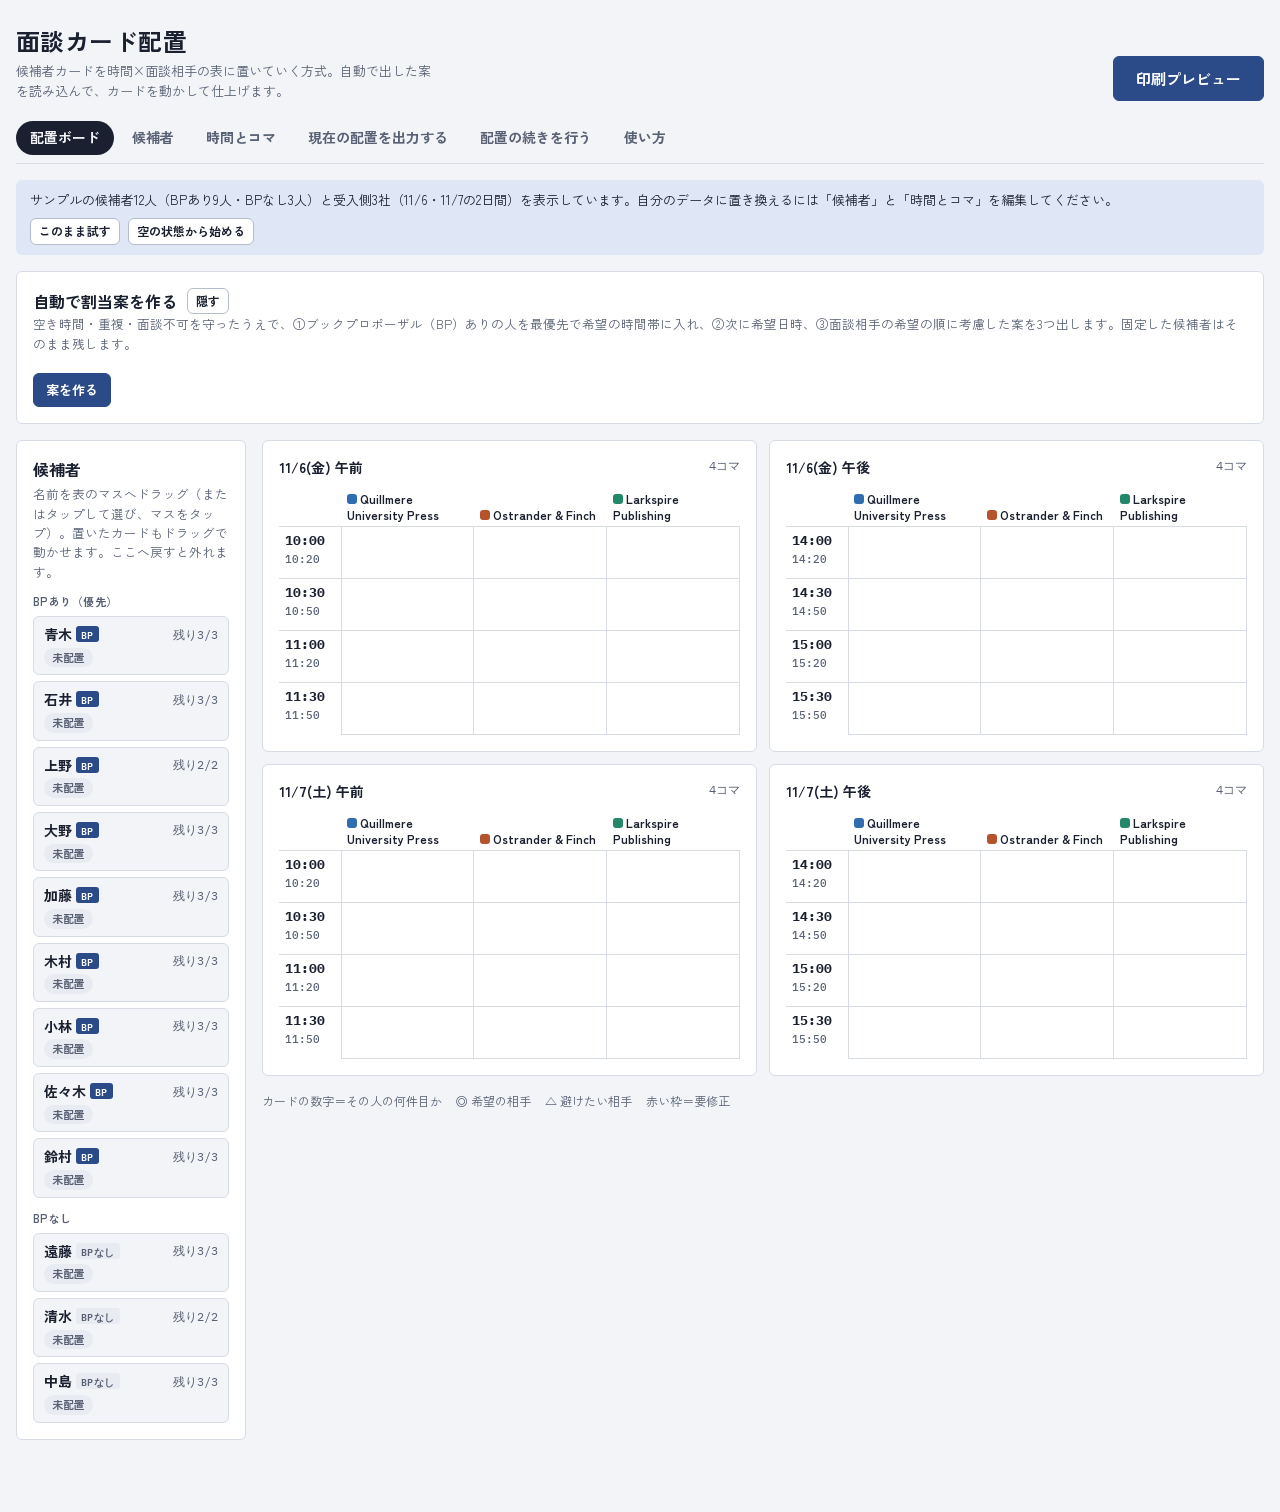
<file: index.html>
<!doctype html>
<html lang="ja">
<head>
<meta charset="utf-8">
<meta name="viewport" content="width=device-width, initial-scale=1, viewport-fit=cover">
<title>面談カード配置</title>
<link rel="preconnect" href="https://fonts.googleapis.com">
<link rel="preconnect" href="https://fonts.gstatic.com" crossorigin>
<link rel="stylesheet" href="https://fonts.googleapis.com/css2?family=IBM+Plex+Mono:wght@400;600&family=Zen+Kaku+Gothic+New:wght@400;500;700&display=swap">
<link rel="stylesheet" href="stylesheet.css">
<style>[hidden]{display:none!important} body{margin:0}</style>
</head>
<body>
<div id="app"></div>
<div id="cssWarn" hidden style="margin:16px;padding:12px 16px;border:2px solid #ad261e;background:#f8dfdc;color:#5a120e;font:14px/1.6 sans-serif;border-radius:6px">
スタイル（<b>stylesheet.css</b>）が読み込めていません。このHTMLと同じフォルダに、ちょうどこの名前で置いてください。<br>
ダウンロードし直したときに「stylesheet (1).css」のように名前が変わっていないかも確認してください。
</div>
<script>window.addEventListener('load',function(){var v=getComputedStyle(document.documentElement).getPropertyValue('--bg').trim();if(!v)document.getElementById('cssWarn').hidden=false;});</script>
<script>window.PAGE={"key": "a", "kicker": "パターン 1＋2 · カード配置＋自動割当", "name": "面談カード配置", "lead": "候補者カードを時間×面談相手の表に置いていく方式。自動で出した案を読み込んで、カードを動かして仕上げます。", "scheduleTab": "配置ボード"};</script>
<script>
(function(){
'use strict';
const PAGE = window.PAGE;
const KEY = 'mensetsu-' + PAGE.key + '-v2';
const App = window.App = { tab:'schedule', sel:null, plans:null, armed:null, actions:{} };
let S = null;
Object.defineProperty(App, 'S', { get:()=>S });

/* ---------- utils ---------- */
const esc = s => String(s ?? '').replace(/[&<>"']/g, m => ({'&':'&amp;','<':'&lt;','>':'&gt;','"':'&quot;',"'":'&#39;'}[m]));
const toMin = t => { const [h,m] = String(t||'0:0').split(':').map(Number); return (h||0)*60 + (m||0); };
const fmt = m => String(Math.floor(m/60)).padStart(2,'0') + ':' + String(m%60).padStart(2,'0');
const uid = p => p + Math.random().toString(36).slice(2,8);
const MARK = { pref:'◎', ok:'○', avoid:'△', nobp:'△', ng:'×' };
const AV_LABEL = { pref:'希望', ok:'可', nobp:'BPなしなら可', ng:'不可' };
const IP_LABEL = { pref:'希望', ok:'どちらでも', avoid:'避けたい', ng:'不可' };
const CYCLE_AV = ['ok','pref','ng'];
const CYCLE_AV_BP = ['ok','pref','nobp','ng'];
const CYCLE_IP = ['ok','pref','avoid','ng'];
Object.assign(App, { esc, toMin, fmt, MARK, AV_LABEL, IP_LABEL });

function dayLabel(ds){
  if(!ds) return '日付未設定';
  const d = new Date(ds + 'T00:00:00'); if(isNaN(d)) return ds;
  return (d.getMonth()+1) + '/' + d.getDate() + '(' + '日月火水木金土'[d.getDay()] + ')';
}

/* ---------- state ---------- */
const FIXED_IV = () => [{id:'i1',name:'Quillmere University Press',short:'QUP'},{id:'i2',name:'Ostrander & Finch',short:'Ostrander'},{id:'i3',name:'Larkspire Publishing',short:'Larkspire'}];
function sample(){
  const C = (id,name,av,ip,note,bp) => ({ id, name, bp:bp !== false, avail:{ d1_am:av[0], d1_pm:av[1], d2_am:av[2], d2_pm:av[3] }, ipref:ip, note:note||'' });
  return {
    isSample:true,
    settings:{ days:[{id:'d1', date:'2026-11-06'},{id:'d2', date:'2026-11-07'}],
      sessions:[{id:'am',label:'午前',start:'10:00',end:'12:00'},{id:'pm',label:'午後',start:'14:00',end:'16:00'}],
      slotMin:20, gapMin:10, perCandidate:3 },
    interviewers:FIXED_IV(), ivFixed:1,
    candidates:[
      C('c1','青木',['pref','ok','ng','ng'],{i1:'pref'}),
      C('c2','石井',['ng','pref','ng','ok'],{i2:'pref'},'金曜午前は授業'),
      C('c3','上野',['pref','ng','ok','ng'],{i3:'ng'}),
      C('c4','遠藤',['ok','ok','ok','ok'],{i1:'pref',i3:'pref'},'BPなし・どこでも可',false),
      C('c5','大野',['nobp','nobp','pref','ok'],{},'金曜はBPなしなら可'),
      C('c6','加藤',['pref','ok','ng','ng'],{i1:'pref',i2:'avoid'}),
      C('c7','木村',['ng','ng','ok','pref'],{},'土曜のみ'),
      C('c8','小林',['pref','ng','pref','ng'],{i2:'pref',i3:'pref'}),
      C('c9','佐々木',['pref','ok','ng','ng'],{i3:'pref'}),
      C('c10','清水',['ok','ok','ok','ok'],{i2:'ng',i1:'pref'},'BPなし・どこでも可',false),
      C('c11','鈴村',['ng','ng','pref','pref'],{}),
      C('c12','中島',['ok','ok','ok','ok'],{i2:'pref'},'BPなし・どこでも可',false)
    ],
    assignments:[], locked:[]
  };
}
function blank(){
  const s = sample();
  return { isSample:false, settings:s.settings, interviewers:FIXED_IV(), ivFixed:1, candidates:[], assignments:[], locked:[] };
}
function load(){ try{ const t = localStorage.getItem(KEY); if(t){ const o = JSON.parse(t); if(o && o.settings && o.candidates) return o; } }catch(e){} return null; }
function save(){ try{ localStorage.setItem(KEY, JSON.stringify(S)); }catch(e){} }
function normalize(o){
  o.locked = o.locked || []; o.assignments = o.assignments || [];
  if(!o.ivFixed){
    o.interviewers = FIXED_IV(); o.ivFixed = 1;
    const ids = new Set(o.interviewers.map(v => v.id));
    o.assignments = o.assignments.filter(a => ids.has(a.iid));
    (o.candidates || []).forEach(c => { if(c.ipref) for(const k in c.ipref) if(!ids.has(k)) delete c.ipref[k]; });
  }
  o.candidates.forEach(c => { c.avail = c.avail || {}; c.ipref = c.ipref || {}; c.note = c.note || ''; if(typeof c.bp !== 'boolean') c.bp = true; });
  return o;
}

/* ---------- grid ---------- */
function grid(){
  const sessions = [], slots = [], map = {}, gmap = {};
  const L = Math.max(5, +S.settings.slotMin || 0), GP = Math.max(0, +S.settings.gapMin || 0);
  const multi = S.settings.days.length > 1;
  S.settings.days.forEach(d => S.settings.sessions.forEach(se => {
    const key = d.id + '_' + se.id;
    const g = { key, day:d, se, label:(multi ? dayLabel(d.date) + ' ' : '') + se.label, slots:[] };
    let t = toMin(se.start), k = 0; const end = toMin(se.end);
    while(t + L <= end && k < 40){
      const sl = { key:key + '_' + k, g:key, gi:sessions.length, idx:k, gidx:slots.length, start:t, end:t+L, label:fmt(t) };
      g.slots.push(sl); slots.push(sl); map[sl.key] = sl; t += L + GP; k++;
    }
    sessions.push(g); gmap[key] = g;
  }));
  return { sessions, slots, map, gmap };
}
const K = () => Math.max(1, +S.settings.perCandidate || 1);
const need = c => Math.max(0, K() - S.interviewers.filter(i => ((c.ipref && c.ipref[i.id]) || 'ok') === 'ng').length);
const avail = (c, gk) => (c.avail && c.avail[gk]) || 'ok';
const ip = (c, iid) => (c.ipref && c.ipref[iid]) || 'ok';
const cand = id => S.candidates.find(c => c.id === id);
const iv = id => S.interviewers.find(i => i.id === id);
const ivShort = id => { const v = iv(id); return v ? (v.short || v.name) : ''; };
const ivIndex = id => Math.max(0, S.interviewers.findIndex(i => i.id === id));
const ivColor = id => 'var(--iv' + (ivIndex(id) % 6) + ')';
App.bpBadge = c => c.bp ? '<span class="bp on" title="ブックプロポーザルあり">BP</span>' : '<span class="bp off" title="ブックプロポーザルなし">BPなし</span>';
App.ordered = () => S.candidates.filter(c => c.bp).concat(S.candidates.filter(c => !c.bp));
App.ivShort = id => ivShort(id);
Object.assign(App, { grid, K, need, avail, ip, cand, iv, ivColor, ivIndex, dayLabel });

/* ---------- evaluation ---------- */
function evaluate(asg, G){
  G = G || grid(); const k = K();
  const cands = {}; S.candidates.forEach(c => cands[c.id] = { c, items:[], issues:[], status:'none', score:0, gaps:0 });
  const ixIss = {}; const addIx = (ix,lvl,msg) => (ixIss[ix] = ixIss[ix] || []).push({lvl,msg});
  const bi = {}, bc = {};
  asg.forEach((a, ix) => {
    const r = cands[a.cid], sl = G.map[a.slot]; if(!r || !sl) return;
    r.items.push({ a, ix, sl });
    (bi[a.iid+'|'+a.slot] = bi[a.iid+'|'+a.slot] || []).push(ix);
    (bc[a.cid+'|'+a.slot] = bc[a.cid+'|'+a.slot] || []).push(ix);
  });
  for(const x in bi) if(bi[x].length > 1) bi[x].forEach(ix => addIx(ix,'bad','面談相手が同じ時間に重複'));
  for(const x in bc) if(bc[x].length > 1) bc[x].forEach(ix => addIx(ix,'bad','同じ時間に2件入っています'));
  let bpTot = 0, bpDone = 0, wishTot = 0, wishHit = 0, done = 0, bad = 0, total = 0, gapsAll = 0, placed = 0;
  for(const id in cands){
    const r = cands[id], c = r.c, k = need(c); r.need = k;
    r.items.sort((x,y) => x.sl.gidx - y.sl.gidx);
    const seen = {}, gs = new Set();
    r.items.forEach((it, n) => {
      it.n = n + 1; const p = ip(c, it.a.iid);
      if(seen[it.a.iid]) addIx(it.ix,'bad','同じ面談相手が2回'); seen[it.a.iid] = 1;
      if(p === 'ng') addIx(it.ix,'bad','面談不可の相手');
      else if(p === 'avoid'){ addIx(it.ix,'warn','避けたい相手'); r.score -= 3; }
      else if(p === 'pref') r.score += 2;
      gs.add(it.sl.g);
      const avv = avail(c, it.sl.g);
      if(avv === 'ng') addIx(it.ix,'bad','参加できない時間帯');
      else if(avv === 'nobp' && c.bp) addIx(it.ix,'warn','BPなしの時間帯');
    });
    if(gs.size > 1) r.items.forEach(it => addIx(it.ix,'bad','時間帯がまたがっています'));
    let gaps = 0;
    for(let i = 1; i < r.items.length; i++){ const a = r.items[i-1].sl, b = r.items[i].sl; if(a.g === b.g && b.idx - a.idx > 1) gaps += b.idx - a.idx - 1; }
    r.gaps = gaps; r.score -= 2*gaps; gapsAll += gaps;
    const oneG = gs.size === 1 ? [...gs][0] : null;
    if(oneG && avail(c, oneG) === 'pref') r.score += 3;
    r.bpPlaced = !!(c.bp && oneG && avail(c, oneG) !== 'nobp');
    if(G.sessions.some(g => avail(c, g.key) === 'pref')){ wishTot++; if(oneG && avail(c, oneG) === 'pref') wishHit++; }
    const want = Math.min(k, S.interviewers.filter(i => ip(c, i.id) === 'pref').length);
    wishTot += want; wishHit += Math.min(want, r.items.filter(it => ip(c, it.a.iid) === 'pref').length);
    const msgs = new Set();
    r.items.forEach(it => (ixIss[it.ix] || []).forEach(x => { if(!msgs.has(x.msg)){ msgs.add(x.msg); r.issues.push(x); } }));
    if(gaps) r.issues.push({ lvl:'warn', msg:'空き時間 ' + gaps + 'コマ' });
    const cnt = r.items.length;
    if(cnt > k) r.issues.push({ lvl:'bad', msg:cnt + '件入っています（' + k + '件まで）' });
    const hasBad = r.issues.some(x => x.lvl === 'bad'), hasWarn = r.issues.some(x => x.lvl === 'warn');
    r.status = k === 0 && cnt === 0 ? 'skip' : cnt === 0 ? 'none' : hasBad ? 'bad' : cnt < k ? 'partial' : hasWarn ? 'warn' : 'ok';
    if(cnt > 0 && cnt < k) r.issues.push({ lvl:'info', msg:'残り' + (k-cnt) + '件' });
    if(cnt === k && !hasBad){ done++; r.score += c.bp ? (r.bpPlaced ? 60 : 15) : 10; if(c.bp && r.bpPlaced) bpDone++; }
    if(c.bp && k > 0) bpTot++;
    if(cnt) placed++;
    if(hasBad) bad++;
    total += r.score;
  }
  return { G, k, cands, ixIss, done, bad, bpTot, bpDone, total, placed, gaps:gapsAll, wishRate: wishTot ? wishHit/wishTot : 1, wishTot, wishHit };
}
App.evaluate = evaluate;
const STATUS_LABEL = { skip:'面談なし', ok:'OK', warn:'注意', bad:'要修正', partial:'途中', none:'未配置' };
App.STATUS_LABEL = STATUS_LABEL;
App.statusPill = st => '<span class="pill ' + st + '">' + STATUS_LABEL[st] + '</span>';
App.issuesHtml = list => list.length ? '<div class="iss">' + list.map(x => '<span class="pill ' + x.lvl + '">' + esc(x.msg) + '</span>').join('') + '</div>' : '';

/* ---------- option generation & solver ---------- */
function occOf(asg){ const o = { i:new Set(), c:new Set() }; asg.forEach(a => { o.i.add(a.iid+'|'+a.slot); o.c.add(a.cid+'|'+a.slot); }); return o; }
function combos(arr, k){ const out = []; const cur = []; const rec = s => { if(cur.length === k){ out.push(cur.slice()); return; } for(let i = s; i < arr.length; i++){ cur.push(arr[i]); rec(i+1); cur.pop(); } }; rec(0); return out; }
function perms(arr){ if(arr.length <= 1) return [arr.slice()]; const out = []; arr.forEach((x,i) => perms(arr.slice(0,i).concat(arr.slice(i+1))).forEach(p => out.push([x].concat(p)))); return out; }
function options(c, occ, G, onlyCount){
  const k = need(c);
  if(k === 0) return onlyCount ? 0 : [];
  const ivs = S.interviewers.filter(i => ip(c, i.id) !== 'ng');
  if(ivs.length < k) return onlyCount ? 0 : [];
  const ic = []; combos(ivs, k).forEach(cb => perms(cb).forEach(p => ic.push(p)));
  let n = 0; const out = [];
  for(const g of G.sessions){
    const av = avail(c, g.key); if(av === 'ng' || g.slots.length < k) continue;
    const noBp = av === 'nobp' && c.bp;
    const free = g.slots.filter(s => !occ.c.has(c.id+'|'+s.key));
    let sc = combos(free, k); if(free.length > 9) sc = sc.filter(x => x[k-1].idx - x[0].idx <= k+1);
    for(const ss of sc){
      let gaps = 0; for(let i = 1; i < k; i++) gaps += ss[i].idx - ss[i-1].idx - 1;
      for(const p of ic){
        let ok = true; for(let i = 0; i < k; i++){ if(occ.i.has(p[i].id+'|'+ss[i].key)){ ok = false; break; } }
        if(!ok) continue;
        n++; if(onlyCount) continue;
        let pr = 0, avd = 0; p.forEach(i => { const v = ip(c, i.id); if(v === 'pref') pr++; else if(v === 'avoid') avd++; });
        out.push({ g:g.key, items:ss.map((s,i) => ({ iid:p[i].id, slot:s.key })), score:(av==='pref'?3:0) + 2*pr - 3*avd - 2*gaps - (noBp ? 40 : 0), pr, avd, gaps, noBp, sessPref:av==='pref' });
      }
    }
  }
  if(onlyCount) return n;
  out.sort((a,b) => b.score - a.score || a.items[0].slot.localeCompare(b.items[0].slot));
  return out;
}
function diffCount(a, b){ const s = new Set(a.map(x => x.cid+x.iid+x.slot)); return b.filter(x => !s.has(x.cid+x.iid+x.slot)).length; }
function solve(){
  const G = grid(); const locked = new Set(S.locked || []);
  const base = S.assignments.filter(a => locked.has(a.cid));
  const free = S.candidates.filter(c => !locked.has(c.id));
  const occ0 = occOf(base); const diff = {}; free.forEach(c => diff[c.id] = options(c, occ0, G, true));
  const found = new Map(); const t0 = performance.now(); let it = 0;
  while(it < 800 && (it < 5 || performance.now() - t0 < 900)){
    const occ = occOf(base), asg = base.slice(), un = [];
    const order = free.map(c => [c, (c.bp ? 0 : 100) + Math.log(1 + diff[c.id]) + (it ? Math.random()*1.2 : 0)]).sort((a,b) => a[1]-b[1]).map(x => x[0]);
    for(const c of order){
      const op = options(c, occ, G);
      if(!op.length){ un.push(c.id); continue; }
      const slack = it === 0 ? 0 : (Math.random() < .3 ? 2 : 0);
      const tier = op.filter(o => o.score >= op[0].score - slack).slice(0, 60);
      const pk = it === 0 ? tier[0] : tier[Math.floor(Math.random()*tier.length)];
      pk.items.forEach(x => { asg.push({ cid:c.id, iid:x.iid, slot:x.slot }); occ.i.add(x.iid+'|'+x.slot); occ.c.add(c.id+'|'+x.slot); });
    }
    const sig = asg.map(a => a.cid+a.iid+a.slot).sort().join(',');
    if(!found.has(sig)){ const E = evaluate(asg, G); const unBp = un.filter(id => cand(id)?.bp).length; found.set(sig, { asg, un, E, key: -(E.bpTot - E.bpDone)*100000 - unBp*50000 - un.length*1000 - E.bad*500 + E.total }); }
    it++;
  }
  const list = [...found.values()].sort((a,b) => b.key - a.key);
  const pick = [];
  for(const p of list){ if(pick.length >= 3) break; if(pick.every(q => diffCount(q.asg, p.asg) >= Math.max(2, Math.ceil(p.asg.length*.25)))) pick.push(p); }
  for(const p of list){ if(pick.length >= 3) break; if(!pick.includes(p)) pick.push(p); }
  return { plans:pick, tried:it, lockedCount:locked.size };
}
Object.assign(App, { occOf, options, solve });

/* ---------- mutation helpers ---------- */
function prune(){
  const G = grid(); const before = S.assignments.length;
  const ivs = new Set(S.interviewers.map(i => i.id)), cs = new Set(S.candidates.map(c => c.id));
  S.assignments = S.assignments.filter(a => G.map[a.slot] && ivs.has(a.iid) && cs.has(a.cid));
  S.locked = (S.locked || []).filter(id => cs.has(id));
  const lost = before - S.assignments.length;
  if(lost > 0) toast('設定の変更に合わせて ' + lost + ' 件の配置を外しました');
}
function commit(){ prune(); save(); render(); }
function toast(msg){
  let t = document.getElementById('toast');
  if(!t){ t = document.createElement('div'); t.id = 'toast'; t.className = 'toast'; t.setAttribute('role','status'); document.body.appendChild(t); }
  t.textContent = msg; t.hidden = false; clearTimeout(toast._t); toast._t = setTimeout(() => t.hidden = true, 2600);
}
Object.assign(App, { commit, toast, save });

/* ---------- views: shell ---------- */
const TABS = [['schedule', PAGE.scheduleTab || 'スケジュール'], ['people','候補者'], ['settings','時間とコマ'], ['export','現在の配置を出力する'], ['resume','配置の続きを行う'], ['help','使い方']];
function shell(E){
  const n = S.candidates.length;
  return '<div class="wrap"><header class="top"><div class="brand"><h1>' + esc(PAGE.name) + '</h1><p>' + esc(PAGE.lead) + '</p></div>'
    + '<div class="topright"><div class="pdfgroup"><button class="btn pri pdfmain" data-act="pdf">印刷プレビュー</button></div>'
    + '</div></header>'
    + '<nav class="tabs" role="tablist">' + TABS.map(([k,l]) => '<button class="tab" role="tab" id="tab-' + k + '" aria-selected="' + (App.tab === k) + '" data-act="tab" data-tab="' + k + '">' + l + '</button>').join('') + '</nav>'
    + '<main id="view">' + (S.isSample ? '<div class="banner"><span>サンプルの候補者12人（BPあり9人・BPなし3人）と受入側3社（11/6・11/7の2日間）を表示しています。自分のデータに置き換えるには「候補者」と「時間とコマ」を編集してください。</span><span class="row"><button class="btn sm" data-act="keepSample">このまま試す</button>' + armBtn('clearAll','x','空の状態から始める','btn sm') + '</span></div>' : '')
    + view(E) + '</main></div>';
}
function view(E){
  if(App.tab === 'people') return peopleView(E);
  if(App.tab === 'settings') return settingsView(E);
  if(App.tab === 'help') return helpView(E);
  if(App.tab === 'export') return exportView(E);
  if(App.tab === 'resume') return resumeView(E);
  return PAGE.renderSchedule(E);
}
function render(){
  const scrolls = [...document.querySelectorAll('.scroll')].map(el => el.scrollLeft);
  const E = evaluate(S.assignments); App.E = E;
  document.getElementById('app').innerHTML = shell(E);
  document.querySelectorAll('.scroll').forEach((el,i) => { if(scrolls[i]) el.scrollLeft = scrolls[i]; });
  if(App.tab === 'schedule' && PAGE.after) PAGE.after(E);
}
App.render = render;

/* ---------- views: auto plan panel (shared) ---------- */
let AUTO_OPEN = true; try{ AUTO_OPEN = localStorage.getItem('mensetsu-auto') !== '0'; }catch(e){}
App.autoPanel = function(E){
  const P = App.plans;
  if(!AUTO_OPEN) return '<section class="panel autobar"><div class="spread" style="align-items:center"><h2 style="margin:0">自動で割当案を作る</h2><button class="btn sm" data-act="toggleAuto" aria-expanded="false">表示する</button></div></section>';
  let h = '<section class="panel"><div class="spread"><div><div class="row" style="gap:10px"><h2 style="margin:0">自動で割当案を作る</h2><button class="btn sm" data-act="toggleAuto" aria-expanded="true">隠す</button></div><p class="sub">空き時間・重複・面談不可を守ったうえで、①ブックプロポーザル（BP）ありの人を最優先で希望の時間帯に入れ、②次に希望日時、③面談相手の希望の順に考慮した案を3つ出します。固定した候補者はそのまま残します。</p></div>'
    + '<button class="btn pri" data-act="autoRun">' + (P ? '案を作り直す' : '案を作る') + '</button></div>';
  if(P){
    if(!P.plans.length) h += '<p class="sub">案を作れませんでした。候補者か面談相手を登録してください。</p>';
    h += '<div class="plans">' + P.plans.map((p,i) => {
      const n = S.candidates.length;
      return '<div class="plan ' + (i===0 ? 'best' : '') + '"><div class="spread"><h3>案' + (i+1) + '</h3>' + (i===0 ? '<span class="pill partial">おすすめ</span>' : '') + '</div>'
        + '<dl><dt>BPあり</dt><dd>' + p.E.bpDone + '/' + p.E.bpTot + '人</dd><dt>全体</dt><dd>' + p.E.done + '/' + n + '人</dd><dt>希望の充足</dt><dd>' + Math.round(p.E.wishRate*100) + '%</dd><dt>空き時間</dt><dd>' + p.E.gaps + 'コマ</dd><dt>スコア</dt><dd>' + p.E.total + '</dd></dl>'
        + (p.un.length ? '<div class="un">配置できない: ' + p.un.map(id => esc(cand(id)?.name) + (cand(id)?.bp ? '（BP）' : '')).join('、') + '</div>' : '')
        + '<button class="btn" data-act="planLoad" data-i="' + i + '">この案を読み込む</button></div>';
    }).join('') + '</div><p class="sub" style="margin:10px 0 0">' + P.tried + '通りを試しました' + (P.lockedCount ? '・固定中の' + P.lockedCount + '人はそのまま' : '') + '。読み込むと今の配置は置き換わります。</p>';
  }
  return h + '</section>';
};

/* ---------- views: people ---------- */
function peopleView(E){
  const G = E.G;
  let h = '<section class="panel"><div class="spread"><div><h2>候補者と希望</h2><p class="sub">記号をタップすると切り替わります。BPは「あり／なし」。時間帯は「◎希望・○可・△BPなしなら可（BPありの人のみ）・×不可」、面談相手は「◎希望・○どちらでも・△避けたい・×不可」。</p></div><button class="btn pri" data-act="addCand">候補者を追加</button></div>';
  h += '<div class="csvbox"><div><b>CSVから読み込む</b>'
    + (App.csvReport ? '<p class="sub" style="margin:4px 0 0">前回: ' + App.csvReport.added + '人追加・' + App.csvReport.updated + '人更新、時間帯の列 ' + App.csvReport.sess + ' 件を対応付け' + (App.csvReport.any ? '。BPあり ' + App.csvReport.bpN + '人（うちBPなしでも可 ' + App.csvReport.noBpOk + '人）・BPなし ' + App.csvReport.freeN + '人' + (App.csvReport.noneN ? '・どの枠も0の人 ' + App.csvReport.noneN + '人' : '') : '。「Any available slot without your Book Proposal」列が見つからないため、全員をBPありとして読み込みました') + (App.csvReport.unknown.length ? '。対応付けできなかった列: ' + App.csvReport.unknown.map(esc).join('、') : '') + '</p>' : '')
    + '</div>'
    + '<div class="row"><label class="row" style="gap:4px;font-size:13px"><input type="radio" name="csvmode" id="csvmode-add" value="add"' + (App.csvMode !== 'replace' ? ' checked' : '') + '>今の候補者に追加</label>'
    + '<label class="row" style="gap:4px;font-size:13px"><input type="radio" name="csvmode" id="csvmode-rep" value="replace"' + (App.csvMode === 'replace' ? ' checked' : '') + '>置き換える</label>'
    + '<input type="file" id="csvFile" accept=".csv,text/csv"></div></div>';
  if(!S.candidates.length) h += '<p class="sub">まだ候補者がいません。「候補者を追加」かCSVから登録してください。</p>';
  else {
    h += '<div class="scroll"><table class="pt ptwide"><thead><tr><th>名前</th><th>BP</th>'
      + G.sessions.map((g,i) => '<th class="' + (i===0?'grp':'') + '">' + esc(g.label) + '</th>').join('')
      + S.interviewers.map((v,i) => '<th class="' + (i===0?'grp':'') + '"><span class="dot" style="--ic:' + ivColor(v.id) + '"></span><br><span title="' + esc(v.name) + '">' + esc(v.short || v.name) + '</span></th>').join('')
      + '<th class="grp memoc">メモ</th><th></th></tr></thead><tbody>';
    App.ordered().forEach(c => {
      const r = E.cands[c.id];
      h += '<tr><td><input class="name" type="text" id="cn-' + c.id + '" data-cn="' + c.id + '" value="' + esc(c.name) + '" aria-label="名前"></td>'
        + '<td><button class="bptog ' + (c.bp ? 'on' : '') + '" data-act="togBp" data-c="' + c.id + '" aria-pressed="' + c.bp + '" title="ブックプロポーザルの有無">' + (c.bp ? 'あり' : 'なし') + '</button></td>'
        + G.sessions.map((g,i) => { const v = avail(c, g.key); return '<td class="' + (i===0?'grp':'') + '"><button class="cyc ' + v + '" data-act="cycAv" data-c="' + c.id + '" data-g="' + g.key + '" title="' + esc(g.label) + ': ' + AV_LABEL[v] + '">' + MARK[v] + '</button></td>'; }).join('')
        + S.interviewers.map((v,i) => { const p = ip(c, v.id); return '<td class="' + (i===0?'grp':'') + '"><button class="cyc ' + p + '" data-act="cycIp" data-c="' + c.id + '" data-i="' + v.id + '" title="' + esc(v.name) + ': ' + IP_LABEL[p] + '">' + MARK[p] + '</button></td>'; }).join('')
        + '<td class="grp memoc"><input class="memo" type="text" id="cm-' + c.id + '" data-cmemo="' + c.id + '" value="' + esc(c.note) + '" title="' + esc(c.note) + '" aria-label="メモ"></td>'
        + '<td>' + armBtn('rmCand', c.id, '削除', 'btn sm danger') + '</td></tr>';
    });
    h += '</tbody></table></div>';
  }
  return h + '</section>';
}
function armBtn(act, id, label, cls){
  const key = act + ':' + id; const on = App.armed === key;
  return '<button class="' + cls + (on ? ' armed' : '') + '" data-act="' + act + '" data-id="' + esc(id) + '" data-confirm="1">' + (on ? 'もう一度押すと' + label : label) + '</button>';
}
App.armBtn = armBtn;

/* ---------- views: settings ---------- */
function settingsView(E){
  const G = E.G, k = K(), nIv = S.interviewers.length;
  let h = '<div class="list setwide">';
  h += '<section class="panel"><h2>日程と時間帯</h2><p class="sub">候補者は1つの時間帯（例: 午前）の中で ' + k + ' 人と面談します。</p><div class="hrow"><div class="hgrp">'
    + '<div class="hlab">日程</div><div class="hitems">'
    + S.settings.days.map(d => '<div class="li"><input type="date" id="day-' + d.id + '" data-day="' + d.id + '" value="' + esc(d.date) + '" aria-label="日付">' + (S.settings.days.length > 1 ? armBtn('rmDay', d.id, '削除', 'btn sm danger') : '') + '</div>').join('')
    + '<button class="btn sm" data-act="addDay">日程を追加</button></div></div>'
    + '<div class="hgrp"><div class="hlab">時間帯</div><div class="hitems">'
    + S.settings.sessions.map(se => '<div class="li"><input type="text" id="sl-' + se.id + '" data-sess="' + se.id + '" data-f="label" value="' + esc(se.label) + '" style="width:5em" aria-label="時間帯の名前"><input type="time" step="300" id="ss-' + se.id + '" data-sess="' + se.id + '" data-f="start" value="' + esc(se.start) + '" aria-label="開始"><span class="muted">〜</span><input type="time" step="300" id="se-' + se.id + '" data-sess="' + se.id + '" data-f="end" value="' + esc(se.end) + '" aria-label="終了">' + (S.settings.sessions.length > 1 ? armBtn('rmSess', se.id, '削除', 'btn sm danger') : '') + '</div>').join('')
    + '<button class="btn sm" data-act="addSess">時間帯を追加</button></div></div></div></section>';

  h += '<section class="panel"><h2>コマの長さと間隔</h2><p class="sub">変更すると下のコマ一覧がすぐ変わります。はみ出した配置は外れます。</p><div class="fields">'
    + '<label class="f">1コマ（分）<input type="number" min="5" max="180" step="5" id="set-slot" data-set="slotMin" value="' + (+S.settings.slotMin) + '"></label>'
    + '<label class="f">間隔（分）<input type="number" min="0" max="120" step="5" id="set-gap" data-set="gapMin" value="' + (+S.settings.gapMin) + '"></label>'
    + '<label class="f">1人あたりの面談数（×を付けた相手の数だけ減ります）<input type="number" min="1" max="' + Math.max(1,nIv) + '" id="set-k" data-set="perCandidate" value="' + k + '"></label></div>';
  if(k > nIv) h += '<p class="note">面談数（' + k + '）が面談相手の人数（' + nIv + '）より多いため割り当てられません。</p>';
  h += '<div class="list" style="margin-top:14px">' + G.sessions.map(g => {
    const cap = Math.min(Math.floor(g.slots.length * nIv / k), g.slots.length >= k ? Infinity : 0);
    return '<div><div class="slotline"><b style="min-width:6em">' + esc(g.label) + '</b>' + (g.slots.length ? g.slots.map(s => '<span class="s">' + fmt(s.start) + '–' + fmt(s.end) + '</span>').join('') : '<span class="pill bad">コマが入りません</span>') + '</div>'
      + '<div class="cap">' + g.slots.length + 'コマ · この時間帯に入れられるのは最大 ' + (isFinite(cap) ? cap : 0) + ' 人</div></div>';
  }).join('') + '</div>';
  const needTot = S.candidates.reduce((s,c) => s + need(c), 0), capAll = G.sessions.reduce((s,g) => s + g.slots.length*nIv, 0);
  h += '<p class="' + (capAll < needTot ? 'note' : 'cap') + '" style="margin-top:10px">全体の目安: 面談枠 ' + capAll + ' 件 / 必要な面談 ' + needTot + ' 件（×の分は差し引き済み）' + (capAll < needTot ? '。枠が足りません。コマを短くするか、時間帯か日程を増やしてください。' : '') + '</p></section>';

  h += '<section class="panel"><div class="spread"><div><h2>面談相手（受入側）</h2><p class="sub">Quillmere University Press・Ostrander &amp; Finch・Larkspire Publishing の3社で固定しています。略称は表やブロックの中で使います。必要なら追加・名前の変更もできます。</p></div><span class="row"><button class="btn sm" data-act="addIv">面談相手を追加</button>' + armBtn('resetIv','x','3社に戻す','btn sm') + '</span></div><div class="list">'
    + S.interviewers.map(v => '<div class="li"><span class="dot" style="--ic:' + ivColor(v.id) + '"></span><input type="text" id="ivs-' + v.id + '" data-ivs="' + v.id + '" value="' + esc(v.short || '') + '" placeholder="略称" aria-label="略称" style="width:8em"><input type="text" id="iv-' + v.id + '" data-iv="' + v.id + '" value="' + esc(v.name) + '" aria-label="面談相手の名前">' + armBtn('rmIv', v.id, '削除', 'btn sm danger') + '</div>').join('')
    + '</div></section>';
  return h + '</div>';
}

/* ---------- views: data ---------- */
function csv(){
  const E = evaluate(S.assignments);
  const rows = [['候補者','時間帯','順番','開始','終了','面談相手']];
  S.candidates.forEach(c => E.cands[c.id].items.forEach(it => {
    const g = E.G.gmap[it.sl.g];
    rows.push([c.name, g.label, it.n, fmt(it.sl.start), fmt(it.sl.end), iv(it.a.iid)?.name || '']);
  }));
  return rows.map(r => r.map(x => /[",\n]/.test(String(x)) ? '"' + String(x).replace(/"/g,'""') + '"' : x).join(',')).join('\n');
}
/* ---------- views: export / resume ---------- */
const FRAMED = (() => { try{ return window.self !== window.top; }catch(e){ return true; } })();
function stampStr(d){ const p = n => String(n).padStart(2,'0'); return d.getFullYear() + p(d.getMonth()+1) + p(d.getDate()) + '-' + p(d.getHours()) + p(d.getMinutes()); }
function fmtDate(iso){ const d = new Date(iso); if(isNaN(d)) return '不明'; return d.getFullYear() + '/' + (d.getMonth()+1) + '/' + d.getDate() + ' ' + String(d.getHours()).padStart(2,'0') + ':' + String(d.getMinutes()).padStart(2,'0'); }
function exportData(){ return Object.assign({ app:'mensetsu', format:1, savedAt:new Date().toISOString(), savedFrom:PAGE.name }, JSON.parse(JSON.stringify(S))); }
function summaryOf(o){
  const ids = new Set((o.candidates || []).map(c => c.id));
  const placed = new Set((o.assignments || []).filter(a => ids.has(a.cid)).map(a => a.cid));
  return { cands:(o.candidates || []).length, bp:(o.candidates || []).filter(c => c.bp !== false).length, placed:placed.size, asg:(o.assignments || []).length,
    days:(o.settings?.days || []).map(d => dayLabel(d.date)).join('・'), ivs:(o.interviewers || []).map(v => v.short || v.name).join('・'), slot:o.settings?.slotMin, gap:o.settings?.gapMin, savedAt:o.savedAt, from:o.savedFrom };
}
function summaryTable(m){
  return '<dl class="sumdl">'
    + (m.savedAt ? '<dt>保存日時</dt><dd>' + esc(fmtDate(m.savedAt)) + (m.from ? '（' + esc(m.from) + '）' : '') + '</dd>' : '')
    + '<dt>候補者</dt><dd>' + m.cands + '人（BPあり ' + m.bp + '人）</dd>'
    + '<dt>配置済み</dt><dd>' + m.placed + '人・' + m.asg + '件</dd>'
    + '<dt>日程</dt><dd>' + esc(m.days || '—') + '</dd>'
    + '<dt>受入側</dt><dd>' + esc(m.ivs || '—') + '</dd>'
    + '<dt>コマ</dt><dd>' + (m.slot ?? '—') + '分＋間隔' + (m.gap ?? '—') + '分</dd></dl>';
}
function exportView(E){
  const m = summaryOf(S);
  return '<div class="list">'
    + '<section class="panel pdfpanel"><h2>現在の配置を出力する</h2><p class="sub">候補者・希望・時間とコマの設定・配置のすべてを、1つのJSONファイルに保存します。あとで「配置の続きを行う」タブでこのファイルを読み込むと、今の状態から作業を再開できます。別のパソコンや、もう一方の画面（カード配置／ガント調整）でも読み込めます。</p>'
    + summaryTable(m)
    + '<div class="row" style="margin-top:14px"><button class="btn pri pdfmain" data-act="dlJson">JSONファイルをダウンロード</button><span class="muted" style="font-size:12px">ファイル名: mensetsu-' + stampStr(new Date()) + '.json</span></div>'
    + (FRAMED ? '<p class="note" style="margin-top:12px">この画面ではブラウザの制限でダウンロードできません。ダウンロード版のHTMLを開いて使ってください。</p>' : '')
    + '</section>'
    + '</div>';
}
App.pending = null;
function resumeView(){
  const P = App.pending;
  let h = '<div class="list"><section class="panel pdfpanel"><h2>配置の続きを行う</h2><p class="sub">「現在の配置を出力する」で保存したJSONファイルを選んでください。<b>.json ファイルのみ</b>読み込めます。</p>'
    + '<label class="dropz" id="dropz" for="resumeFile"><input type="file" id="resumeFile" accept=".json,application/json"><b>JSONファイルを選ぶ</b><span>またはここへドラッグ＆ドロップ</span></label>';
  if(P && P.error) h += '<p class="note" style="margin-top:12px">' + esc(P.error) + '</p>';
  if(P && P.data){
    h += '<div class="pend"><h3>' + esc(P.name) + '</h3>' + summaryTable(summaryOf(P.data))
      + '<p class="sub" style="margin:8px 0">読み込むと、今この画面にある候補者と配置は置き換わります。必要なら先に「現在の配置を出力する」で保存してください。</p>'
      + '<div class="row"><button class="btn pri" data-act="resumeApply">この内容で続きを始める</button><button class="btn" data-act="resumeCancel">やめる</button></div></div>';
  }
  h += '</section></div>';
  return h;
}
function readResumeFile(file){
  App.pending = null;
  if(!file){ return; }
  if(!/\.json$/i.test(file.name) || (file.type && !/json/i.test(file.type))){ App.pending = { error:'「' + file.name + '」は読み込めません。拡張子が .json のファイルを選んでください。' }; render(); return; }
  if(file.size > 5 * 1024 * 1024){ App.pending = { error:'ファイルが大きすぎます（5MBまで）。' }; render(); return; }
  const r = new FileReader();
  r.onload = () => {
    let o;
    try{ o = JSON.parse(String(r.result).replace(/^﻿/, '')); }catch(e){ App.pending = { error:'「' + file.name + '」はJSONとして読めませんでした。ファイルが壊れていないか確認してください。' }; render(); return; }
    if(!o || typeof o !== 'object' || !o.settings || !Array.isArray(o.candidates) || !Array.isArray(o.interviewers)){ App.pending = { error:'「' + file.name + '」はこのツールの保存データではありません。「現在の配置を出力する」で作ったファイルを選んでください。' }; render(); return; }
    App.pending = { name:file.name, data:o }; render();
  };
  r.onerror = () => { App.pending = { error:'ファイルを読み込めませんでした。' }; render(); };
  r.readAsText(file);
}
/* ---------- views: help ---------- */
function helpView(){
  const step = (n, t, body) => '<li class="hs"><span class="hn">' + n + '</span><div><h3>' + t + '</h3>' + body + '</div></li>';
  const go = (tab, label) => '<button class="btn sm" data-act="tab" data-tab="' + tab + '">' + label + '</button>';
  return '<div class="help">'
    + '<section class="panel"><h2>使い方</h2><p class="sub">ブックプロポーザル面談（11/6・11/7、受入側3社）の時間割を作り、PDFで配るまでの流れです。上から順に進めてください。</p>'
    + '<ol class="steps">'
    + step(1, '候補者をCSVで読み込む', '<p>' + go('people','候補者') + ' タブの「CSVから読み込む」でファイルを選びます。列は <code>Name</code>・4つの時間帯（<i>… with your Book Proposal</i>）・<code>Any available slot without your Book Proposal</code>・<code>Memo</code>。1 が○、0 が×として入ります。初回は「置き換える」を選ぶとサンプルが消えます。</p>')
    + step(2, '希望を確認・追加する', '<p>同じタブの表で記号をタップすると切り替わります。特に希望の強い時間帯は ◎ に、会えない受入側は × にします。× を付けた数だけ、その人の面談数が減ります。BPの「あり／なし」もここで直せます。</p>')
    + step(3, '時間とコマを確かめる', '<p>' + go('settings','時間とコマ') + ' タブで、1コマの長さと間隔を決めます。下に出る「面談枠 ○件 / 必要な面談 ○件」で枠が足りるか確認できます。</p>')
    + step(4, '自動で割当案を作る', '<p>' + go('schedule', esc(PAGE.scheduleTab || 'スケジュール')) + ' タブの「案を作る」を押し、良さそうな案の「この案を読み込む」を押します。BPありの人が最優先、次に希望日時、次に受入側の希望の順で組まれます。</p>')
    + step(5, '手で仕上げる', PAGE.helpAdjust || '')
    + step(6, 'PDFで出力する', '<p>画面右上の <b>印刷プレビュー</b> を押すと、出力イメージが大きく表示されます。日ごとの時間割・候補者別一覧・面談相手別から出力する内容を選び、タイトルを確かめてから「印刷／PDFに保存」を押し、送信先で「PDFに保存」を選びます。</p>')
    + '</ol></section>'
    + '<div class="grid2">'
    + '<section class="panel"><h2>記号の意味</h2><table class="htab"><tbody>'
    + '<tr><th>◎</th><td>希望（時間帯・受入側）</td></tr>'
    + '<tr><th>○</th><td>参加できる／どちらでもよい</td></tr>'
    + '<tr><th>△</th><td>時間帯：BPなしなら参加できる（BPありの人だけ）<br>受入側：できれば避けたい</td></tr>'
    + '<tr><th>×</th><td>参加できない／面談しない</td></tr>'
    + '<tr><th><span class="bp on">BP</span></th><td>ブックプロポーザルあり（優先して配置）</td></tr>'
    + '</tbody></table></section>'
    + '<section class="panel"><h2>状態の表示</h2><table class="htab"><tbody>'
    + '<tr><th><span class="pill ok">OK</span></th><td>必要な件数がそろい、問題なし</td></tr>'
    + '<tr><th><span class="pill warn">注意</span></th><td>避けたい相手・空き時間・BPなしの時間帯など</td></tr>'
    + '<tr><th><span class="pill bad">要修正</span></th><td>重複・参加できない時間帯・面談不可の相手など</td></tr>'
    + '<tr><th><span class="pill partial">途中</span></th><td>まだ件数が足りない</td></tr>'
    + '<tr><th><span class="pill">未配置</span></th><td>まだ1件も入っていない</td></tr>'
    + '</tbody></table></section>'
    + '<section class="panel"><h2>知っておくと便利なこと</h2><ul class="tips">'
    + '<li>1人の面談は、午前か午後のどちらか1つの時間帯の中に収めます。</li>'
    + '<li>「固定する」を押した人は、自動で案を作り直してもそのまま残ります。</li>'
    + '<li>「リセット」でその人の割り当てだけを外せます。全員を外すときは「全員リセット」（2回押し）。</li>'
    + '<li>入力内容はこのブラウザに自動で保存されます。作業を中断・引き継ぐときは ' + go('export','現在の配置を出力する') + ' でJSONファイルを保存し、' + go('resume','配置の続きを行う') + ' で読み込むと続きから再開できます。</li>'
    + '</ul></section>'
    + '</div></div>';
}

/* ---------- actions ---------- */
const A = App.actions;
A.toggleAuto = () => { AUTO_OPEN = !AUTO_OPEN; try{ localStorage.setItem('mensetsu-auto', AUTO_OPEN ? '1' : '0'); }catch(e){} render(); };
A.dlJson = () => {
  if(FRAMED){ toast('この画面ではダウンロードできません。ダウンロード版のHTMLで使ってください'); return; }
  try{
    const blob = new Blob([JSON.stringify(exportData(), null, 1)], { type:'application/json' });
    const url = URL.createObjectURL(blob), a = document.createElement('a');
    a.href = url; a.download = 'mensetsu-' + stampStr(new Date()) + '.json'; document.body.appendChild(a); a.click();
    setTimeout(() => { URL.revokeObjectURL(url); a.remove(); }, 1000);
    toast('JSONファイルを保存しました');
  }catch(e){ toast('ダウンロードできませんでした'); }
};
A.resumeApply = () => {
  const P = App.pending; if(!P || !P.data) return;
  const o = JSON.parse(JSON.stringify(P.data)); delete o.app; delete o.format; delete o.savedAt; delete o.savedFrom;
  S = normalize(o); S.isSample = false; App.plans = null; App.sel = null; App.pending = null; App.tab = 'schedule'; commit();
  toast('「' + P.name + '」を読み込みました。続きから作業できます');
};
A.resumeCancel = () => { App.pending = null; render(); };
A.tab = el => { App.tab = el.dataset.tab; App.sel = null; render(); };
A.keepSample = () => { S.isSample = false; commit(); };
A.clearAll = () => { S = blank(); App.plans = null; App.sel = null; App.tab = 'people'; commit(); toast('空の状態にしました'); };
A.resetSample = () => { S = sample(); App.plans = null; App.sel = null; commit(); toast('サンプルに戻しました'); };
A.clearAsg = () => { S.assignments = []; S.locked = []; App.sel = null; commit(); toast('配置をすべて外しました'); };
A.cycAv = el => { const c = cand(el.dataset.c); const v = avail(c, el.dataset.g); const cy = c.bp ? CYCLE_AV_BP : CYCLE_AV; c.avail[el.dataset.g] = cy[(Math.max(0, cy.indexOf(v))+1) % cy.length]; S.isSample = false; commit(); };
A.togBp = el => { const c = cand(el.dataset.c); c.bp = !c.bp; if(!c.bp) for(const k in c.avail) if(c.avail[k] === 'nobp') c.avail[k] = 'ok'; App.plans = null; S.isSample = false; commit(); };
A.cycIp = el => { const c = cand(el.dataset.c); const v = ip(c, el.dataset.i); c.ipref[el.dataset.i] = CYCLE_IP[(CYCLE_IP.indexOf(v)+1) % CYCLE_IP.length]; S.isSample = false; commit(); };
A.addCand = () => { const n = S.candidates.length + 1; S.candidates.push({ id:uid('c'), name:'候補者' + n, bp:true, avail:{}, ipref:{}, note:'' }); S.isSample = false; commit(); };
A.rmCand = el => { S.candidates = S.candidates.filter(c => c.id !== el.dataset.id); commit(); };
A.addIv = () => { S.interviewers.push({ id:uid('i'), name:'面談相手' + (S.interviewers.length+1), short:'' }); commit(); };
A.resetIv = () => { S.interviewers = FIXED_IV(); commit(); toast('面談相手を3社に戻しました'); };
A.rmIv = el => { S.interviewers = S.interviewers.filter(v => v.id !== el.dataset.id); if(+S.settings.perCandidate > S.interviewers.length) S.settings.perCandidate = Math.max(1, S.interviewers.length); commit(); };
A.addDay = () => { const last = S.settings.days[S.settings.days.length-1]; let d = ''; try{ const x = new Date(last.date + 'T00:00:00'); x.setDate(x.getDate()+1); d = x.getFullYear() + '-' + String(x.getMonth()+1).padStart(2,'0') + '-' + String(x.getDate()).padStart(2,'0'); }catch(e){} S.settings.days.push({ id:uid('d'), date:d }); commit(); };
A.rmDay = el => { S.settings.days = S.settings.days.filter(d => d.id !== el.dataset.id); commit(); };
A.addSess = () => { S.settings.sessions.push({ id:uid('s'), label:'夕方', start:'17:00', end:'18:00' }); commit(); };
A.rmSess = el => { S.settings.sessions = S.settings.sessions.filter(s => s.id !== el.dataset.id); commit(); };
A.autoRun = () => { App.plans = solve(); render(); };
A.planLoad = el => { const p = App.plans?.plans[+el.dataset.i]; if(!p) return; S.assignments = p.asg.map(a => ({...a})); App.sel = null; commit(); toast('案' + (+el.dataset.i+1) + 'を読み込みました'); };
A.resetCand = el => { const id = el.dataset.c; const c = cand(id); S.assignments = S.assignments.filter(a => a.cid !== id); S.locked = S.locked.filter(x => x !== id); App.sel = null; commit(); toast((c ? c.name + 'さんの' : '') + '割り当てをリセットしました'); };
A.lock = el => { const id = el.dataset.c; const s = new Set(S.locked); s.has(id) ? s.delete(id) : s.add(id); S.locked = [...s]; commit(); };
A.copy = el => {
  const ta = document.getElementById(el.dataset.t); if(!ta) return;
  const fallback = () => { ta.focus(); ta.select(); toast('選択しました。コピーしてください'); };
  try{ navigator.clipboard.writeText(ta.value).then(() => toast('コピーしました'), fallback); }catch(e){ fallback(); }
};
function importText(t){
  try{ const o = JSON.parse(t); if(!o.settings || !o.candidates || !o.interviewers) throw 0; S = normalize(o); S.isSample = false; App.plans = null; App.sel = null; commit(); toast('読み込みました'); }
  catch(e){ toast('読み込めませんでした。保存用データ（JSON）をそのまま貼り付けてください'); }
}
function parseCsv(t){
  t = t.replace(/^﻿/, '');
  const rows = []; let row = [], f = '', q = false;
  for(let i = 0; i < t.length; i++){
    const ch = t[i];
    if(q){ if(ch === '"'){ if(t[i+1] === '"'){ f += '"'; i++; } else q = false; } else f += ch; }
    else if(ch === '"') q = true;
    else if(ch === ',' ){ row.push(f); f = ''; }
    else if(ch === '\n' || ch === '\r'){ if(ch === '\r' && t[i+1] === '\n') i++; row.push(f); rows.push(row); row = []; f = ''; }
    else f += ch;
  }
  if(f !== '' || row.length){ row.push(f); rows.push(row); }
  return rows.filter(r => r.some(x => x.trim() !== ''));
}
function decode(buf){
  try{ return new TextDecoder('utf-8', { fatal:true }).decode(buf); }
  catch(e){ try{ return new TextDecoder('shift_jis').decode(buf); }catch(e2){ return new TextDecoder().decode(buf); } }
}
/* map a CSV header such as "Friday morning (Nov. 6) with your Book Proposal" to a time band key */
function headerToSession(h, G){
  const t = h.toLowerCase();
  let part = /morning|午前|\bam\b/.test(t) ? 'am' : /afternoon|午後|\bpm\b/.test(t) ? 'pm' : null;
  if(!part) return null;
  const MON = ['jan','feb','mar','apr','may','jun','jul','aug','sep','oct','nov','dec'];
  const WD = ['sunday','monday','tuesday','wednesday','thursday','friday','saturday'];
  const md = t.match(/(jan|feb|mar|apr|may|jun|jul|aug|sep|oct|nov|dec)[a-z]*\.?\s*(\d{1,2})/) || t.match(/(\d{1,2})\s*[\/月]\s*(\d{1,2})/);
  let day = null;
  S.settings.days.forEach(d => {
    const x = new Date(d.date + 'T00:00:00'); if(isNaN(x)) return;
    if(md){
      const m = isNaN(+md[1]) ? MON.indexOf(md[1]) + 1 : +md[1];
      if(m === x.getMonth()+1 && +md[2] === x.getDate()) day = d;
    } else if(t.includes(WD[x.getDay()])) day = d;
  });
  if(!day) return null;
  const se = S.settings.sessions.find(q => part === 'am' ? toMin(q.start) < 12*60 : toMin(q.start) >= 12*60);
  return se ? day.id + '_' + se.id : null;
}
function importCandidatesCsv(text){
  const rows = parseCsv(text);
  if(!rows.length){ toast('CSVが空です'); return; }
  const head = rows[0].map(x => x.trim());
  const col = head.findIndex(h => h.toLowerCase() === 'name');
  if(col < 0){ toast('1行目に「Name」の見出しが見つかりません'); return; }
  const memoCols = head.map((h,i) => /^memo/i.test(h) ? i : -1).filter(i => i >= 0);
  const memoCol = memoCols.length ? memoCols[0] : -1;
  const G = grid();
  const sessCols = [], unknown = [];
  const anyCol = head.findIndex(h => /without/i.test(h) && /any/i.test(h));
  head.forEach((h,i) => { if(i === col || memoCols.includes(i) || i === anyCol || !h) return; const k = headerToSession(h, G); if(k) sessCols.push([i,k]); else unknown.push(h); });
  const replace = App.csvMode === 'replace';
  if(replace){ S.candidates = []; S.assignments = []; S.locked = []; }
  let added = 0, updated = 0, bpN = 0, freeN = 0, noneN = 0, noBpOk = 0;
  rows.slice(1).forEach(r => {
    const name = (r[col] || '').trim(); if(!name) return;
    let c = S.candidates.find(x => x.name === name);
    if(c) updated++; else { c = { id:uid('c'), name, bp:true, avail:{}, ipref:{}, note:'' }; S.candidates.push(c); added++; }
    const val = i => String(r[i] ?? '').trim();
    const hasBp = sessCols.some(([i]) => val(i) === '1');
    const anyOk = anyCol >= 0 && val(anyCol) === '1';
    c.bp = anyCol >= 0 ? hasBp : true;
    if(c.bp){
      sessCols.forEach(([i,k]) => {
        const v = val(i);
        if(v === '1'){ if(c.avail[k] !== 'pref') c.avail[k] = 'ok'; }
        else if(v === '0') c.avail[k] = anyOk ? 'nobp' : 'ng';
      });
      if(anyOk) noBpOk++; bpN++;
    } else {
      G.sessions.forEach(g => { if(anyOk){ if(c.avail[g.key] !== 'pref') c.avail[g.key] = 'ok'; } else c.avail[g.key] = 'ng'; });
      if(anyOk) freeN++; else noneN++;
    }
    if(memoCols.length){ const memo = memoCols.map(i => String(r[i] ?? '').trim()).filter(Boolean).join(' / '); if(memo) c.note = memo; }
  });
  if(!added && !updated){ toast('Name列に名前がありません'); return; }
  S.isSample = false; App.plans = null; App.sel = null; commit();
  App.csvReport = { added, updated, sess:sessCols.length, unknown, any:anyCol >= 0, bpN, freeN, noneN, noBpOk };
  render();
  toast(added + '人を追加' + (updated ? '・' + updated + '人を更新' : '') + '（BPあり ' + bpN + '人・BPなし ' + freeN + '人' + (noneN ? '・参加枠なし ' + noneN + '人' : '') + '）');
}
A.importJson = () => importText(document.getElementById('jsonIn').value);

document.addEventListener('click', ev => {
  const el = ev.target.closest('[data-act]'); if(!el) return;
  const act = el.dataset.act, fn = A[act]; if(!fn) return;
  if(el.dataset.confirm){
    const key = act + ':' + (el.dataset.id || '');
    if(App.armed !== key){ App.armed = key; render(); clearTimeout(A._arm); A._arm = setTimeout(() => { if(App.armed === key){ App.armed = null; render(); } }, 4000); return; }
    App.armed = null;
  }
  fn(el, ev);
});
document.addEventListener('change', ev => {
  const el = ev.target, d = el.dataset;
  if(el.id === 'resumeFile'){ readResumeFile(el.files[0]); return; }
  if(el.name === 'csvmode'){ App.csvMode = el.value; return; }
  if(el.id === 'csvFile' && el.files[0]){ const r = new FileReader(); r.onload = () => importCandidatesCsv(decode(new Uint8Array(r.result))); r.readAsArrayBuffer(el.files[0]); return; }
  if(el.id === 'jsonFile' && el.files[0]){ const r = new FileReader(); r.onload = () => importText(r.result); r.readAsText(el.files[0]); return; }
  if(d.cn){ cand(d.cn).name = el.value.trim() || '名前なし'; S.isSample = false; commit(); }
  else if(d.cmemo){ cand(d.cmemo).note = el.value; save(); }
  else if(d.iv){ iv(d.iv).name = el.value.trim() || '名前なし'; commit(); }
  else if(d.ivs){ iv(d.ivs).short = el.value.trim(); commit(); }
  else if(d.day){ S.settings.days.find(x => x.id === d.day).date = el.value; commit(); }
  else if(d.sess){ S.settings.sessions.find(x => x.id === d.sess)[d.f] = el.value; commit(); }
  else if(d.set){ let v = Math.round(+el.value || 0); if(d.set === 'slotMin') v = Math.max(5, v); if(d.set === 'gapMin') v = Math.max(0, v); if(d.set === 'perCandidate') v = Math.max(1, Math.min(Math.max(1,S.interviewers.length), v)); S.settings[d.set] = v; App.plans = null; commit(); }
});


/* ---------- PDF report ---------- */
App.rp = { grid:true, list:true, iv:false };
const STATUS_EN = { skip:'no interviews', ok:'OK', warn:'check', bad:'needs fixing', partial:'incomplete', none:'unassigned' };
const SESS_EN = { '午前':'Morning', '午後':'Afternoon', '夕方':'Evening' };
function dayEn(ds){
  if(!ds) return 'Date not set';
  const d = new Date(ds + 'T00:00:00'); if(isNaN(d)) return ds;
  return ['Sun','Mon','Tue','Wed','Thu','Fri','Sat'][d.getDay()] + ', ' + ['Jan','Feb','Mar','Apr','May','Jun','Jul','Aug','Sep','Oct','Nov','Dec'][d.getMonth()] + ' ' + d.getDate();
}
const sessEn = s => SESS_EN[s] || s;
const ordEn = n => n + (n % 10 === 1 && n % 100 !== 11 ? 'st' : n % 10 === 2 && n % 100 !== 12 ? 'nd' : n % 10 === 3 && n % 100 !== 13 ? 'rd' : 'th');
function reportHtml(){
  const E = evaluate(S.assignments), G = E.G, o = App.rp;
  const title = (!S.title || S.title === '面談スケジュール') ? 'Interview Schedule' : S.title;
  const bpEn = (c, gk) => !c ? '' : c.bp ? (gk && avail(c, gk) === 'nobp' ? 'Yes (without BP this time)' : 'Yes') : 'No';
  const gLabel = g => (S.settings.days.length > 1 ? dayEn(g.day.date) + ' ' : '') + sessEn(g.se.label);
  const now = new Date();
  const stamp = now.getFullYear() + '/' + (now.getMonth()+1) + '/' + now.getDate() + ' ' + String(now.getHours()).padStart(2,'0') + ':' + String(now.getMinutes()).padStart(2,'0');
  const ivName = id => esc(ivShort(id));
  let body = '';
  const head = '<header><h1>' + esc(title) + '</h1><div class="meta"><span class="nobpkey"></span> = without Book Proposal / ' + S.interviewers.filter(v => v.short && v.short !== v.name).map(v => esc(v.short) + ' = ' + esc(v.name)).join(', ') + ' / Slot ' + (+S.settings.slotMin) + ' min, gap ' + (+S.settings.gapMin) + ' min / ' + S.candidates.length + ' candidates / Generated ' + stamp + '</div></header>';
  if(o.grid){
    S.settings.days.forEach((d, di) => {
      const gs = G.sessions.filter(g => g.day.id === d.id && g.slots.length);
      if(!gs.length) return;
      body += '<section class="page">' + head + '<h2>' + esc(dayEn(d.date)) + '</h2><div class="sessions">';
      gs.forEach(g => {
        body += '<div class="sess"><h3>' + esc(sessEn(g.se.label)) + ' (' + esc(g.se.start) + '–' + esc(g.se.end) + ')</h3><table class="tt"><thead><tr><th class="t">Time</th>' + S.interviewers.map(v => '<th>' + esc(v.name) + '</th>').join('') + '</tr></thead><tbody>';
        g.slots.forEach(sl => {
          body += '<tr><th class="t">' + fmt(sl.start) + '<br><small>–' + fmt(sl.end) + '</small></th>' + S.interviewers.map(v => {
            const here = S.assignments.filter(a => a.iid === v.id && a.slot === sl.key);
            const cs = here.map(a => cand(a.cid)).filter(Boolean);
            const noBp = cs.length && cs.every(c => !c.bp || avail(c, sl.g) === 'nobp');
            return '<td' + (noBp ? ' class="nobp"' : '') + '>' + cs.map(c => esc(c.name)).join('<br>') + '</td>';
          }).join('') + '</tr>';
        });
        body += '</tbody></table></div>';
      });
      body += '</div></section>';
    });
  }
  if(o.list){
    body += '<section class="page">' + head + '<h2>By Candidate</h2><table class="list"><thead><tr><th>Candidate</th><th>BP</th><th>Session</th>' + Array.from({length:K()}, (_,i) => '<th>' + ordEn(i+1) + ' interview</th>').join('') + '</tr></thead><tbody>';
    const rows = S.candidates.map(c => ({ c, r:E.cands[c.id] })).sort((a,b) => (a.r.items[0]?.sl.gidx ?? 1e9) - (b.r.items[0]?.sl.gidx ?? 1e9));
    rows.forEach(({c, r}) => {
      const g = r.items[0] ? G.gmap[r.items[0].sl.g] : null;
      const bpTxt = bpEn(c, g && g.key);
      body += '<tr><td class="nm">' + esc(c.name) + '</td><td class="bpc">' + bpTxt + '</td><td>' + (g ? esc(gLabel(g)) : '<span class="muted">Unassigned</span>') + '</td>'
        + Array.from({length:K()}, (_,i) => { const it = r.items[i]; return '<td>' + (it ? '<b>' + fmt(it.sl.start) + '</b> ' + ivName(it.a.iid) : '') + '</td>'; }).join('') + '</tr>';
    });
    body += '</tbody></table></section>';
  }
  if(o.iv){
    S.interviewers.forEach(v => {
      const items = S.assignments.filter(a => a.iid === v.id && G.map[a.slot]).map(a => ({ a, sl:G.map[a.slot] })).sort((x,y) => x.sl.gidx - y.sl.gidx);
      body += '<section class="page">' + head + '<h2>' + esc(v.name) + '</h2>';
      G.sessions.forEach(g => {
        const gi = items.filter(x => x.sl.g === g.key);
        if(!gi.length) return;
        body += '<div class="ivg"><h3>' + esc(dayEn(g.day.date)) + ' · ' + esc(sessEn(g.se.label)) + ' (' + esc(g.se.start) + '–' + esc(g.se.end) + ')</h3><table class="list"><thead><tr><th class="tm">Time</th><th>Candidate</th><th class="bpc">BP</th></tr></thead><tbody>'
          + gi.map(x => '<tr><td class="tm"><b>' + fmt(x.sl.start) + '</b>–' + fmt(x.sl.end) + '</td><td class="nm">' + esc(cand(x.a.cid)?.name) + '</td><td class="bpc">' + bpEn(cand(x.a.cid), x.sl.g) + '</td></tr>').join('')
          + '</tbody></table></div>';
      });
      if(!items.length) body += '<p class="muted">No interviews assigned.</p>';
      body += '</section>';
    });
  }
  if(!body) body = '<section class="page">' + head + '<p>Select at least one section to output.</p></section>';
  const css = '@page{size:A4 landscape;margin:12mm}*{box-sizing:border-box}html,body{margin:0;background:#fff;color:#111}body{font-family:"Yu Gothic","YuGothic","Hiragino Sans","Meiryo",sans-serif;font-size:10.5pt;line-height:1.4;-webkit-print-color-adjust:exact;print-color-adjust:exact}'
    + '.page{padding:0;page-break-after:always;break-after:page}.page:last-child{page-break-after:auto;break-after:auto}'
    + '@media screen{body{background:#e9ebef;padding:16px}.page{background:#fff;width:273mm;min-height:186mm;margin:0 auto 16px;padding:12mm;box-shadow:0 2px 10px rgba(0,0,0,.15)}}'
    + 'header{display:flex;justify-content:space-between;align-items:baseline;border-bottom:2px solid #111;padding-bottom:4px;margin-bottom:8px}h1{font-size:14pt;margin:0}.meta{font-size:8.5pt;color:#555}'
    + 'h2{font-size:13pt;margin:6px 0 8px}h3{font-size:11pt;margin:0 0 4px}.warn{font-size:9pt;color:#9b1c14;margin:0 0 6px}'
    + '.sessions{display:flex;gap:8mm}.sess{flex:1;min-width:0}table{border-collapse:collapse;width:100%}th,td{border:1px solid #888;padding:4px 6px;vertical-align:middle}'
    + 'thead th{background:#eef0f4;font-size:9.5pt}.tt td{text-align:center;height:13mm;font-weight:700;font-size:10.5pt}.tt th.t{width:17mm;text-align:center;font-size:9.5pt;background:#f6f7f9}.tt th.t small{font-weight:400;color:#555;font-size:8pt}'
    + '.list td{font-size:10pt}.list .nm{font-weight:700;white-space:nowrap}.list .memo{font-size:8.5pt;color:#444}.tt td.nobp{background:#d4d6da}.nobpkey{display:inline-block;width:1.6em;height:.9em;background:#d4d6da;border:1px solid #888;vertical-align:-1px}.bpc{font-size:9pt;white-space:nowrap}.muted{color:#888}.ivg{margin-bottom:6mm;break-inside:avoid;page-break-inside:avoid}.ivg .tm{width:30mm;white-space:nowrap}.ivg th.bpc{width:55mm}tr{page-break-inside:avoid;break-inside:avoid}';
  return '<!doctype html><html lang="en"><head><meta charset="utf-8"><title>' + esc(title) + '</title><style>' + css + '</style></head><body>' + body + '</body></html>';
}
function openReport(){
  closeReport();
  const dark = window.matchMedia && window.matchMedia('(prefers-color-scheme: dark)').matches && document.documentElement.dataset.theme !== 'light' || document.documentElement.dataset.theme === 'dark';
  const P = dark ? { bg:'#191e28', fg:'#e5e8ef', mu:'#9aa2b4', ln:'#454e63', ac:'#8eaeeb', on:'#0f131b', btn:'#222836' } : { bg:'#ffffff', fg:'#1a2030', mu:'#586174', ln:'#b5bdcc', ac:'#2b4a88', on:'#ffffff', btn:'#ffffff' };
  const btn = (pri) => 'font:inherit;font-size:13px;font-weight:700;padding:7px 14px;border-radius:6px;cursor:pointer;border:1px solid ' + (pri ? P.ac : P.ln) + ';background:' + (pri ? P.ac : P.btn) + ';color:' + (pri ? P.on : P.fg);
  const lab = 'display:inline-flex;align-items:center;gap:4px;font-size:13px;color:' + P.fg;
  const ov = document.createElement('div'); ov.id = 'rpOverlay';
  ov.setAttribute('style', 'position:fixed;inset:0;z-index:1000;display:flex;align-items:center;justify-content:center;padding:2vh 2vw;background:rgba(10,14,22,.55);font-family:"Zen Kaku Gothic New","Yu Gothic","Meiryo",sans-serif');
  ov.innerHTML = '<div id="rpDialog" role="dialog" aria-modal="true" aria-label="PDFのプレビュー" style="width:min(1280px,96vw);height:94vh;display:flex;flex-direction:column;background:' + P.bg + ';color:' + P.fg + ';border-radius:12px;box-shadow:0 20px 60px rgba(0,0,0,.35);overflow:hidden">'
    + '<div style="display:flex;flex-wrap:wrap;gap:10px 18px;align-items:center;justify-content:space-between;padding:14px 18px;border-bottom:1px solid ' + P.ln + '">'
    + '<div style="display:flex;flex-direction:column;min-width:0"><b style="font-size:17px">PDFのプレビュー</b><span style="font-size:12px;color:' + P.mu + '">「印刷／PDFに保存」を押し、送信先で「PDFに保存」を選んでください（A4横）。</span></div>'
    + '<div style="display:flex;flex-wrap:wrap;gap:8px 14px;align-items:center">'
    + '<label style="' + lab + '"><input type="checkbox" id="rp-grid" data-rp="grid"' + (App.rp.grid ? ' checked' : '') + '>日ごとの時間割</label>'
    + '<label style="' + lab + '"><input type="checkbox" id="rp-list" data-rp="list"' + (App.rp.list ? ' checked' : '') + '>候補者別一覧</label>'
    + '<label style="' + lab + '"><input type="checkbox" id="rp-iv" data-rp="iv"' + (App.rp.iv ? ' checked' : '') + '>面談相手別</label>'
    + '<input type="text" id="rp-title" value="' + esc(S.title && S.title !== '面談スケジュール' ? S.title : 'Interview Schedule') + '" aria-label="タイトル" style="font:inherit;font-size:13px;width:12em;padding:6px 8px;border-radius:6px;border:1px solid ' + P.ln + ';background:' + P.btn + ';color:' + P.fg + '">'
    + '<button data-act="rpPrint" style="' + btn(true) + '">印刷／PDFに保存</button><button data-act="rpClose" style="' + btn(false) + '">閉じる</button></div></div>'
    + '<iframe id="rpFrame" title="PDFのプレビュー" style="flex:1;width:100%;border:0;background:#e9ebef"></iframe></div>';
  document.body.appendChild(ov);
  document.body.style.overflow = 'hidden';
  ov.addEventListener('click', e => { if(e.target === ov) closeReport(); });
  document.getElementById('rpFrame').srcdoc = reportHtml();
  setTimeout(() => { const b = ov.querySelector('[data-act=rpPrint]'); if(b) b.focus(); }, 0);
}
function closeReport(){ const o = document.getElementById('rpOverlay'); if(o){ o.remove(); document.body.style.overflow = ''; } }
document.addEventListener('keydown', e => { if(e.key === 'Escape' && document.getElementById('rpOverlay')) closeReport(); });
A.pdf = () => openReport();
const framed = (() => { try{ return window.self !== window.top; }catch(e){ return true; } })();
A.pdfNow = () => {
  if(framed){ openReport(); toast('この画面では印刷画面を開けないため、プレビューを表示しました。ダウンロード版ではすぐPDF保存画面が開きます'); return; }
  const old = document.getElementById('rpHidden'); if(old) old.remove();
  const f = document.createElement('iframe'); f.id = 'rpHidden'; f.title = 'PDF出力'; f.setAttribute('aria-hidden','true');
  f.style.cssText = 'position:fixed;left:-20000px;top:0;width:1123px;height:794px;border:0';
  document.body.appendChild(f);
  let d;
  try{ d = f.contentDocument; d.open(); d.write(reportHtml()); d.close(); }
  catch(e){ f.remove(); openReport(); return; }
  const go = () => {
    if(!d.querySelector('.page')){ f.remove(); openReport(); return; }
    try{ f.contentWindow.focus(); f.contentWindow.print(); }catch(e){ openReport(); }
  };
  if(d.fonts && d.fonts.ready) d.fonts.ready.then(() => setTimeout(go, 50)); else setTimeout(go, 200);
};
A.rpClose = () => closeReport();
A.rpPrint = () => {
  const f = document.getElementById('rpFrame');
  try{ if(!f.contentDocument || !f.contentDocument.querySelector('.page')) throw 0; f.contentWindow.focus(); f.contentWindow.print(); }
  catch(e){
    try{ const w = window.open('', '_blank'); w.document.write(reportHtml()); w.document.close(); w.focus(); setTimeout(() => w.print(), 300); }
    catch(e2){ toast('このブラウザでは印刷画面を開けませんでした。ダウンロード版で試してください'); }
  }
};
document.addEventListener('change', ev => {
  const el = ev.target;
  if(el.dataset && el.dataset.rp){ App.rp[el.dataset.rp] = el.checked; const f = document.getElementById('rpFrame'); if(f) f.srcdoc = reportHtml(); }
  else if(el.id === 'rp-title'){ S.title = el.value.trim() || 'Interview Schedule'; save(); const f = document.getElementById('rpFrame'); if(f) f.srcdoc = reportHtml(); }
});

/* ---------- pointer drag (mouse + touch) ---------- */
App.pointerDrag = function(o){
  let st = null, suppress = false, over = null;
  const cleanup = () => { document.querySelectorAll('.ghost').forEach(g => g.remove()); if(over) over.classList.remove('dropover'); over = null; document.body.classList.remove('pdrag'); };
  document.addEventListener('pointerdown', e => {
    if(e.button !== 0) return; const el = e.target.closest(o.handle); if(!el || e.target.closest('button:not(' + o.handle + ')')) return;
    st = { el, x:e.clientX, y:e.clientY, on:false, id:e.pointerId };
  });
  document.addEventListener('pointermove', e => {
    if(!st || e.pointerId !== st.id) return;
    if(!st.on){
      if(Math.hypot(e.clientX - st.x, e.clientY - st.y) < 6) return;
      if(o.start(st.el) === false){ st = null; return; }
      st.on = true; const r = st.el.getBoundingClientRect();
      st.ghost = st.el.cloneNode(true); st.ghost.classList.add('ghost'); st.ghost.style.width = r.width + 'px';
      st.dx = st.x - r.left; st.dy = st.y - r.top; document.body.appendChild(st.ghost); document.body.classList.add('pdrag');
    }
    e.preventDefault();
    st.ghost.style.transform = 'translate(' + (e.clientX - st.dx) + 'px,' + (e.clientY - st.dy) + 'px)';
    const t = document.elementFromPoint(e.clientX, e.clientY), z = t && t.closest(o.zone);
    if(z !== over){ if(over) over.classList.remove('dropover'); over = z; if(z) z.classList.add('dropover'); }
  }, { passive:false });
  document.addEventListener('pointerup', e => {
    if(!st || e.pointerId !== st.id) return; const s = st; st = null;
    if(!s.on) return;
    const t = document.elementFromPoint(e.clientX, e.clientY), z = t && t.closest(o.zone);
    cleanup(); suppress = true; setTimeout(() => suppress = false, 50);
    o.drop(z, s.el);
  });
  document.addEventListener('pointercancel', () => { const on = st && st.on; st = null; cleanup(); if(on && o.cancel) o.cancel(); });
  window.addEventListener('blur', () => { if(st && st.on){ st = null; cleanup(); o.cancel && o.cancel(); } });
  document.addEventListener('click', e => { if(suppress){ e.stopPropagation(); e.preventDefault(); suppress = false; } }, true);
};

document.addEventListener('dragover', e => { const z = e.target.closest && e.target.closest('#dropz'); if(z){ e.preventDefault(); z.classList.add('over'); } });
document.addEventListener('dragleave', e => { const z = e.target.closest && e.target.closest('#dropz'); if(z) z.classList.remove('over'); });
document.addEventListener('drop', e => { const z = e.target.closest && e.target.closest('#dropz'); if(!z) return; e.preventDefault(); z.classList.remove('over'); const fs = e.dataTransfer && e.dataTransfer.files; if(fs && fs.length > 1){ App.pending = { error:'ファイルは1つだけ選んでください。' }; render(); return; } readResumeFile(fs && fs[0]); });

App.start = function(){
  S = normalize(load() || sample());
  if(PAGE.init) PAGE.init();
  render();
};
})();

</script>
<script>
(function(){
'use strict';
window.PAGE.helpAdjust = '<p>左の候補者の名前を表のマスへドラッグすると配置されます（タップで選んでからマスをタップしても可）。置いたカードはドラッグで別のマスへ動かせ、埋まっているマスなら入れ替わります。左の一覧へ戻すと外れます。候補者を選ぶと、置けるマスが緑、注意が黄、置けないマスが斜線で表示されます。</p>';
const A = App.actions, esc = App.esc;

function candInfo(E, cid){
  const c = App.cand(cid), r = E.cands[cid]; if(!c) return '';
  const locked = App.S.locked.includes(cid);
  const av = E.G.sessions.map(g => { const v = App.avail(c, g.key); return '<span class="chip ' + (v === 'nobp' ? 'avoid' : v) + '">' + esc(g.label) + ' ' + App.MARK[v] + (v === 'nobp' ? ' BPなし' : '') + '</span>'; }).join('');
  const ps = App.S.interviewers.filter(v => App.ip(c, v.id) !== 'ok').map(v => { const p = App.ip(c, v.id); return '<span class="chip ' + p + '">' + esc(v.short || v.name) + ' ' + App.MARK[p] + '</span>'; }).join('');
  return '<div class="selbar"><div class="spread"><div><b class="selname">' + esc(c.name) + '</b> ' + App.bpBadge(c) + ' ' + App.statusPill(r.status) + '' + '</div>'
    + '<div class="row">' + (App.sel.type === 'card' ? '<button class="btn sm danger" data-act="rmCard">このカードを外す</button>' : '')
    + (r.items.length ? '<button class="btn sm" data-act="resetCand" data-c="' + cid + '">この人をリセット</button>' : '')
    + '<button class="btn sm ' + (locked ? 'on' : '') + '" data-act="lock" data-c="' + cid + '">' + (locked ? '固定中' : '固定する') + '</button>'
    + '<button class="btn sm" data-act="unsel">選択をやめる</button></div></div>'
    + '<div class="chips" style="margin-top:6px">' + av + ps + '</div>'
    + (c.note ? '<div class="selmemo"><span class="selmemo-l">メモ</span><span class="selmemo-t">' + esc(c.note) + '</span></div>' : '')
    + (r.issues.length ? '<div style="margin-top:6px">' + App.issuesHtml(r.issues) + '</div>' : '')
    + (App.sel.type === 'cand' ? '<p class="hint">表の緑のマスをタップ（またはドラッグ）すると配置します。</p>' : '') + '</div>';
}

App.PAGE_render = null;
App.trayDoneOpen = false;
document.addEventListener('toggle', e => { if(e.target.id === 'trayDone') App.trayDoneOpen = e.target.open; }, true);
window.PAGE.renderSchedule = function(E){
  const S = App.S, k = E.k, sel = App.sel;
  const selCid = sel ? (sel.type === 'cand' ? sel.cid : S.assignments[sel.ix]?.cid) : null;
  let h = App.autoPanel(E);
  h += '<div class="a-layout"><aside class="panel tray" data-drop="tray"><div class="spread"><h2>候補者</h2>' + (S.assignments.length ? App.armBtn('clearAsg','x','全員リセット','btn sm danger') : '') + '</div><p class="sub">名前を表のマスへドラッグ（またはタップして選び、マスをタップ）。置いたカードもドラッグで動かせます。ここへ戻すと外れます。</p><div class="tray-list">';
  if(!S.candidates.length) h += '<p class="sub">候補者タブから登録してください。</p>';
  const isDone = c => { const r = E.cands[c.id]; return r.need > 0 && r.items.length >= r.need; };
  const ord = App.ordered(), todo = ord.filter(c => !isDone(c)), done = ord.filter(isDone);
  const chip = c => {
    const r = E.cands[c.id], need = r.need - r.items.length, locked = S.locked.includes(c.id);
    return '<div class="cchip ' + (selCid === c.id ? 'sel' : '') + '" role="button" tabindex="0" data-act="selCand" data-c="' + c.id + '">'
      + '<span class="nm">' + esc(c.name) + ' ' + App.bpBadge(c) + (locked ? ' <small>固定</small>' : '') + '</span>'
      + '<span class="need num">' + (r.need === 0 ? '面談なし' : need > 0 ? '残り' + need + '/' + r.need : '済') + '</span>' + App.statusPill(r.status)
      + (r.items.length ? '<button class="btn sm reset" data-act="resetCand" data-c="' + c.id + '" title="' + esc(c.name) + 'さんの割り当てをすべて外す">リセット</button>' : '')
      + '</div>';
  };
  let lastBp = null;
  todo.forEach(c => {
    if(c.bp !== lastBp){ lastBp = c.bp; h += '<div class="grp-l">' + (c.bp ? 'BPあり（優先）' : 'BPなし') + '</div>'; }
    h += chip(c);
  });
  if(done.length) h += '<details class="done-grp" id="trayDone"' + (App.trayDoneOpen ? ' open' : '') + '><summary class="grp-l">配置済み（' + done.length + '人）</summary><div class="tray-list">' + done.map(chip).join('') + '</div></details>';
  h += '</div></aside><section class="a-main">';
  if(selCid) h += candInfo(E, selCid);
  h += '<div class="sessions">';
  E.G.sessions.forEach(g => {
    h += '<div class="panel sess"><div class="spread"><h3>' + esc(g.label) + '</h3><span class="muted num" style="font-size:12px">' + g.slots.length + 'コマ</span></div>';
    if(!g.slots.length){ h += '<p class="sub">この時間帯にはコマが入りません。</p></div>'; return; }
    h += '<div class="scroll"><table class="tt"><thead><tr><th></th>' + S.interviewers.map(v => '<th><span class="dot" style="--ic:' + App.ivColor(v.id) + '"></span> <span title="' + esc(v.name) + '">' + esc(v.name) + '</span></th>').join('') + '</tr></thead><tbody>';
    g.slots.forEach(sl => {
      h += '<tr><th class="t num">' + App.fmt(sl.start) + '<small>' + App.fmt(sl.end) + '</small></th>';
      S.interviewers.forEach(v => {
        h += '<td class="cell" data-act="cell" data-i="' + v.id + '" data-s="' + sl.key + '" data-drop="cell" style="--ic:' + App.ivColor(v.id) + '">';
        S.assignments.forEach((a, ix) => {
          if(a.iid !== v.id || a.slot !== sl.key) return;
          const c = App.cand(a.cid), r = E.cands[a.cid]; if(!c) return;
          const it = r.items.find(x => x.ix === ix), iss = E.ixIss[ix] || [];
          const lvl = iss.some(x => x.lvl === 'bad') ? 'bad' : iss.some(x => x.lvl === 'warn') ? 'warn' : '';
          const p = App.ip(c, v.id);
          const isSel = sel && ((sel.type === 'card' && sel.ix === ix));
          h += '<div class="card ' + lvl + (isSel ? ' sel' : '') + (selCid === a.cid ? ' mine' : '') + '" data-act="selCard" data-ix="' + ix + '" title="' + esc(iss.map(x => x.msg).join(' / ')) + '">'
            + '<span class="ord num">' + (it ? it.n : '') + '</span><b>' + esc(c.name) + '</b>' + (p === 'pref' ? '<span class="mk good">◎</span>' : p === 'avoid' ? '<span class="mk warn">△</span>' : p === 'ng' ? '<span class="mk bad">×</span>' : '')
            + (S.locked.includes(a.cid) ? '<span class="lk">固定</span>' : '') + '</div>';
        });
        h += '</td>';
      });
      h += '</tr>';
    });
    h += '</tbody></table></div></div>';
  });
  h += '</div><p class="legend" style="margin-top:4px"><span>カードの数字＝その人の何件目か</span><span>◎ 希望の相手</span><span>△ 避けたい相手</span><span>赤い枠＝要修正</span></p></section></div>';
  return h;
};

/* highlight cells without re-rendering (works during drag) */
function highlight(){
  const S = App.S, sel = App.sel, G = App.E.G;
  const cells = document.querySelectorAll('td.cell');
  if(!sel){ cells.forEach(td => { delete td.dataset.hl; td.removeAttribute('title'); }); return; }
  const cid = sel.type === 'cand' ? sel.cid : S.assignments[sel.ix]?.cid; const c = App.cand(cid); if(!c) return;
  cells.forEach(td => {
    const iid = td.dataset.i, slot = td.dataset.s;
    const occ = S.assignments.findIndex(a => a.iid === iid && a.slot === slot);
    let hl, why = '';
    if(sel.type === 'card' && occ === sel.ix){ hl = 'self'; }
    else if(sel.type === 'cand' && occ >= 0){ hl = 'full'; why = '埋まっています'; }
    else if(sel.type === 'card' && occ >= 0){ hl = 'swap'; why = '入れ替え'; }
    else {
      let asg, ix;
      if(sel.type === 'cand'){ asg = S.assignments.concat([{ cid, iid, slot }]); ix = asg.length - 1; }
      else { asg = S.assignments.map((a,i) => i === sel.ix ? { ...a, iid, slot } : a); ix = sel.ix; }
      const E = App.evaluate(asg, G); const iss = E.ixIss[ix] || [];
      if(iss.some(x => x.lvl === 'bad')){ hl = 'no'; why = iss.filter(x => x.lvl === 'bad').map(x => x.msg).join(' / '); }
      else if(iss.length || E.cands[cid].gaps > App.E.cands[cid].gaps){ hl = 'meh'; why = iss.map(x => x.msg).concat(E.cands[cid].gaps > App.E.cands[cid].gaps ? ['空き時間が増えます'] : []).join(' / '); }
      else { hl = App.ip(c, iid) === 'pref' ? 'best' : 'ok'; }
    }
    td.dataset.hl = hl; if(why) td.title = why; else td.removeAttribute('title');
  });
}
window.PAGE.after = highlight;

function place(iid, slot){
  const S = App.S, sel = App.sel; if(!sel) return;
  const occIx = S.assignments.findIndex(a => a.iid === iid && a.slot === slot);
  if(sel.type === 'cand'){
    const c = App.cand(sel.cid), cnt = S.assignments.filter(a => a.cid === sel.cid).length;
    const nd = App.need(c); if(cnt >= nd){ App.toast(nd === 0 ? c.name + 'さんは全員×のため面談がありません' : c.name + 'さんは' + nd + '件とも配置済みです。カードを動かしてください'); return; }
    if(occIx >= 0){ App.toast('このマスは埋まっています'); return; }
    S.assignments.push({ cid:sel.cid, iid, slot });
    if(cnt + 1 >= nd) App.sel = null;
  } else {
    const a = S.assignments[sel.ix]; if(!a){ App.sel = null; App.render(); return; }
    if(occIx === sel.ix){ App.sel = null; App.render(); return; }
    if(occIx >= 0){ const b = S.assignments[occIx]; b.iid = a.iid; b.slot = a.slot; }
    a.iid = iid; a.slot = slot; App.sel = null;
  }
  App.commit();
}

A.selCand = el => { const cid = el.dataset.c; App.sel = (App.sel && App.sel.type === 'cand' && App.sel.cid === cid) ? null : { type:'cand', cid }; App.render(); };
A.selCard = el => {
  const ix = +el.dataset.ix, sel = App.sel;
  if(sel && sel.type === 'card' && sel.ix === ix){ App.sel = null; App.render(); return; }
  App.sel = { type:'card', ix }; App.render();
};
A.cell = el => {
  if(!App.sel) return;
  const occ = App.S.assignments.findIndex(a => a.iid === el.dataset.i && a.slot === el.dataset.s);
  if(occ >= 0){ App.sel = (App.sel.type === 'card' && App.sel.ix === occ) ? null : { type:'card', ix:occ }; App.render(); return; }
  place(el.dataset.i, el.dataset.s);
};
A.unsel = () => { App.sel = null; App.render(); };
A.rmCard = () => { if(App.sel?.type !== 'card') return; App.S.assignments.splice(App.sel.ix, 1); App.sel = null; App.commit(); };
A.clearCand = el => { const cid = el.dataset.c; App.S.assignments = App.S.assignments.filter(a => a.cid !== cid); App.sel = { type:'cand', cid }; App.commit(); };

/* drag: mouse and touch */
App.pointerDrag({
  handle:'.card, .cchip',
  zone:'td.cell, .tray',
  start(el){
    if(el.classList.contains('cchip')){
      const cid = el.dataset.c, cnt = App.S.assignments.filter(a => a.cid === cid).length;
      const nd = App.need(App.cand(cid)); if(cnt >= nd){ App.toast(App.cand(cid).name + (nd === 0 ? 'さんは面談がありません' : 'さんは' + nd + '件とも配置済みです。カードを動かしてください')); return false; }
      App.sel = { type:'cand', cid };
    } else App.sel = { type:'card', ix:+el.dataset.ix };
    highlight();
  },
  drop(z){
    if(!z){ App.sel = null; App.render(); return; }
    if(z.matches('td.cell')) place(z.dataset.i, z.dataset.s);
    else if(App.sel?.type === 'card'){ App.S.assignments.splice(App.sel.ix, 1); App.sel = null; App.commit(); App.toast('カードを外しました'); }
    else { App.sel = null; App.render(); }
  },
  cancel(){ App.sel = null; App.render(); }
});
document.addEventListener('keydown', e => { if((e.key === 'Enter' || e.key === ' ') && e.target.matches('.cchip')){ e.preventDefault(); e.target.click(); } });

App.start();
})();

</script>
</body>
</html>
</file>
<file: stylesheet.css>
/* Layout: header band + sticky tab strip; work surface below, schedules drawn as ruled timetables */
:root{
  --bg:#f2f4f8; --surface:#ffffff; --sunk:#e8ebf2; --line:#d6dbe5; --line-strong:#b5bdcc;
  --fg:#1a2030; --muted:#586174; --accent:#2b4a88; --accent-2:#dfe6f5; --on-accent:#ffffff;
  --ok:#1d6e45; --ok-bg:#daf0e3; --warn:#8c5800; --warn-bg:#f7ebd0; --bad:#ad261e; --bad-bg:#f8dfdc;
  --iv0:#2f6db0; --iv1:#b5542c; --iv2:#23876a; --iv3:#8a4db0; --iv4:#9a7f12; --iv5:#b0386a;
  --display:"Zen Kaku Gothic New","Hiragino Sans","Yu Gothic",system-ui,sans-serif;
  --body:"Zen Kaku Gothic New","Hiragino Sans","Yu Gothic",system-ui,sans-serif;
  --mono:"IBM Plex Mono",ui-monospace,"SFMono-Regular",Menlo,monospace;
  --r:6px;
}
@media (prefers-color-scheme: dark){:root:not([data-theme="light"]){
  --bg:#11141b; --surface:#191e28; --sunk:#222836; --line:#2d3444; --line-strong:#454e63;
  --fg:#e5e8ef; --muted:#9aa2b4; --accent:#8eaeeb; --accent-2:#25314a; --on-accent:#0f131b;
  --ok:#6ccd97; --ok-bg:#15312a; --warn:#e6b659; --warn-bg:#382c13; --bad:#ef8a80; --bad-bg:#3c1c1a;
  --iv0:#6fa5e5; --iv1:#e48b65; --iv2:#5ac19b; --iv3:#b88ae0; --iv4:#d6bb52; --iv5:#e679a5;
  color-scheme:dark }}
:root[data-theme="dark"]{
  --bg:#11141b; --surface:#191e28; --sunk:#222836; --line:#2d3444; --line-strong:#454e63;
  --fg:#e5e8ef; --muted:#9aa2b4; --accent:#8eaeeb; --accent-2:#25314a; --on-accent:#0f131b;
  --ok:#6ccd97; --ok-bg:#15312a; --warn:#e6b659; --warn-bg:#382c13; --bad:#ef8a80; --bad-bg:#3c1c1a;
  --iv0:#6fa5e5; --iv1:#e48b65; --iv2:#5ac19b; --iv3:#b88ae0; --iv4:#d6bb52; --iv5:#e679a5;
  color-scheme:dark }

*{box-sizing:border-box}
body{background:var(--bg);color:var(--fg);font-family:var(--body);font-size:14px;line-height:1.55;padding-inline:16px;padding-block:0 56px}
.wrap{max-width:1320px;margin:0 auto}
.top{display:flex;flex-wrap:wrap;align-items:flex-end;justify-content:space-between;gap:12px 24px;padding-block:20px 12px}
.kicker{font-family:var(--mono);font-size:11px;letter-spacing:.12em;text-transform:uppercase;color:var(--accent);font-weight:600}
.brand h1{font-family:var(--display);font-weight:700;font-size:24px;letter-spacing:.02em;margin:2px 0 0;text-wrap:balance}
.brand p{margin:2px 0 0;color:var(--muted);font-size:13px;max-width:60ch}
.stats{display:flex;gap:20px;flex-wrap:wrap}
.stat{display:flex;flex-direction:column}
.stat b{font-family:var(--mono);font-size:20px;font-weight:600;font-variant-numeric:tabular-nums;line-height:1.2}
.stat b small{font-size:13px;color:var(--muted);font-weight:500}
.stat span{font-size:11px;color:var(--muted);letter-spacing:.04em}
.stat.bad b{color:var(--bad)} .stat.good b{color:var(--ok)}
.tabs{display:flex;gap:4px;overflow-x:auto;padding-block:8px;position:sticky;top:env(safe-area-inset-top,0px);background:var(--bg);z-index:20;border-bottom:1px solid var(--line)}
.tab{appearance:none;border:0;background:none;color:var(--muted);font:inherit;font-weight:700;padding:6px 14px;border-radius:999px;cursor:pointer;white-space:nowrap}
.tab:hover{color:var(--fg)}
.tab[aria-selected="true"]{background:var(--fg);color:var(--bg)}
main{padding-block:16px;display:flex;flex-direction:column;gap:16px}
.panel{background:var(--surface);border:1px solid var(--line);border-radius:var(--r);padding:16px;min-width:0}
.panel h2{font-family:var(--display);font-size:16px;margin:0 0 2px}
.panel h3{font-family:var(--display);font-size:14px;margin:0}
.sub{color:var(--muted);font-size:12.5px;margin:0 0 12px}
.row{display:flex;flex-wrap:wrap;gap:8px;align-items:center}
.spread{display:flex;flex-wrap:wrap;gap:8px 16px;align-items:flex-start;justify-content:space-between}
.btn{appearance:none;font:inherit;font-size:13px;font-weight:700;border:1px solid var(--line-strong);background:var(--surface);color:var(--fg);padding:6px 12px;border-radius:var(--r);cursor:pointer;display:inline-flex;align-items:center;gap:6px;white-space:nowrap}
.btn:hover{border-color:var(--fg)}
.btn.pri{background:var(--accent);border-color:var(--accent);color:var(--on-accent)}
.btn.danger{color:var(--bad)}
.btn.armed{background:var(--bad);border-color:var(--bad);color:var(--surface)}
.btn.sm{padding:3px 8px;font-size:12px}
.btn.on{background:var(--fg);color:var(--bg);border-color:var(--fg)}
.btn:disabled{opacity:.45;cursor:not-allowed}
:focus-visible{outline:2px solid var(--accent);outline-offset:2px}
input,select,textarea{font:inherit;color:var(--fg);background:var(--surface);border:1px solid var(--line-strong);border-radius:var(--r);padding:5px 8px;max-width:100%}
textarea{width:100%;font-family:var(--mono);font-size:12px;min-height:140px;resize:vertical}
label.f{display:flex;flex-direction:column;gap:4px;font-size:12px;color:var(--muted);font-weight:700}
.num{font-family:var(--mono);font-variant-numeric:tabular-nums}
.scroll{overflow-x:auto;max-width:100%}
table{border-collapse:collapse}
.pill{display:inline-flex;align-items:center;gap:4px;font-size:11px;font-weight:700;padding:1px 8px;border-radius:999px;white-space:nowrap;background:var(--sunk);color:var(--muted);line-height:1.6}
.pill.ok{background:var(--ok-bg);color:var(--ok)}
.pill.warn{background:var(--warn-bg);color:var(--warn)}
.pill.bad{background:var(--bad-bg);color:var(--bad)}
.pill.partial,.pill.info{background:var(--accent-2);color:var(--accent)}
.iss{display:flex;flex-wrap:wrap;gap:4px}
.dot{width:10px;height:10px;border-radius:3px;background:var(--ic,var(--muted));display:inline-block;flex:none}
.banner{display:flex;flex-wrap:wrap;gap:8px 12px;align-items:center;justify-content:space-between;background:var(--accent-2);border-radius:var(--r);padding:10px 14px;font-size:13px}
.toast{position:fixed;left:50%;bottom:calc(24px + env(safe-area-inset-bottom,0px));transform:translateX(-50%);background:var(--fg);color:var(--bg);padding:8px 16px;border-radius:999px;font-size:13px;font-weight:700;z-index:80;max-width:calc(100% - 32px);box-shadow:0 6px 20px rgba(0,0,0,.18)}
.muted{color:var(--muted)}
.chips{display:flex;flex-wrap:wrap;gap:4px}
.chip{display:inline-flex;align-items:center;gap:4px;font-size:12px;padding:1px 8px;border-radius:4px;background:var(--sunk);white-space:nowrap}
.chip.pref{background:var(--ok-bg);color:var(--ok)} .chip.avoid{background:var(--warn-bg);color:var(--warn)} .chip.ng{background:var(--bad-bg);color:var(--bad)}

/* settings */
.grid2{display:grid;grid-template-columns:repeat(auto-fit,minmax(min(100%,340px),1fr));gap:16px;align-items:start}
.fields{display:flex;flex-wrap:wrap;gap:12px}
.fields input[type=number]{width:96px}
.list{display:flex;flex-direction:column;gap:8px}
.li{display:flex;flex-wrap:wrap;gap:8px;align-items:center}
.li input[type=text]{width:9em}
.slotline{display:flex;flex-wrap:wrap;gap:4px;align-items:center;font-size:12px}
.slotline span.s{font-family:var(--mono);font-size:11px;background:var(--sunk);padding:1px 6px;border-radius:4px}
.cap{font-size:12px;color:var(--muted);margin-top:4px}
.note{font-size:12.5px;padding:8px 10px;border-radius:var(--r);background:var(--warn-bg);color:var(--warn)}

/* people */
.pt th,.pt td{border-bottom:1px solid var(--line);padding:6px 8px;text-align:center;white-space:nowrap}
.pt thead th{font-size:11px;color:var(--muted);font-weight:700;vertical-align:bottom}
.pt td:first-child,.pt th:first-child{text-align:left}
.pt .grp{border-left:1px solid var(--line)}
.pt input.name{width:7.5em} .pt input.memo{width:12em}
.cyc{appearance:none;border:1px solid var(--line);background:var(--surface);width:34px;height:28px;border-radius:5px;font:inherit;font-weight:700;cursor:pointer;color:var(--muted)}
.cyc.pref{background:var(--ok-bg);color:var(--ok);border-color:transparent}
.cyc.avoid{background:var(--warn-bg);color:var(--warn);border-color:transparent}
.cyc.ng{background:var(--bad-bg);color:var(--bad);border-color:transparent}
.legend{display:flex;flex-wrap:wrap;gap:6px 14px;font-size:12px;color:var(--muted);margin-bottom:10px}

/* auto plans */
.plans{display:grid;grid-template-columns:repeat(auto-fit,minmax(min(100%,230px),1fr));gap:10px;margin-top:12px}
.plan{border:1px solid var(--line);border-radius:var(--r);padding:12px;display:flex;flex-direction:column;gap:8px;background:var(--bg)}
.plan.best{border-color:var(--accent)}
.plan dl{display:grid;grid-template-columns:auto 1fr;gap:2px 12px;margin:0;font-size:12.5px}
.plan dt{color:var(--muted)} .plan dd{margin:0;font-family:var(--mono);font-variant-numeric:tabular-nums}
.plan .un{font-size:12px;color:var(--bad)}
.plan .btn{align-self:flex-start;margin-top:auto}
@media (prefers-reduced-motion: reduce){*{transition:none!important;animation:none!important}}

.ghost{position:fixed;left:0;top:0;z-index:90;pointer-events:none;opacity:.9;box-shadow:0 8px 24px rgba(0,0,0,.25);margin:0!important}
body.pdrag,body.pdrag *{cursor:grabbing!important;user-select:none;-webkit-user-select:none}

.csvbox{display:flex;flex-wrap:wrap;gap:10px 20px;align-items:center;justify-content:space-between;padding:10px 12px;margin-bottom:12px;border:1px dashed var(--line-strong);border-radius:var(--r);background:var(--bg)}
.csvbox code{font-family:var(--mono);background:var(--sunk);padding:0 4px;border-radius:3px}

.rp-ov{position:fixed;inset:0;z-index:100;background:var(--bg);display:flex;flex-direction:column;padding:calc(env(safe-area-inset-top,0px) + 10px) 12px calc(env(safe-area-inset-bottom,0px) + 10px)}
.rp-bar{display:flex;flex-wrap:wrap;gap:8px 16px;align-items:center;justify-content:space-between;padding-bottom:10px}
.rp-t{display:flex;flex-direction:column;font-size:12.5px}.rp-t b{font-size:15px;font-family:var(--display)}
.rp-o{display:inline-flex;align-items:center;gap:4px;font-size:13px}
#rpFrame{flex:1;width:100%;border:1px solid var(--line);border-radius:var(--r);background:#e9ebef}

.topright{display:flex;flex-wrap:wrap;gap:12px 24px;align-items:flex-end;justify-content:flex-end}
.pdfgroup{display:flex;flex-wrap:wrap;gap:6px;align-items:center}
.pdfmain{font-size:15px;padding:10px 22px}
.pdfset{font-size:12.5px}

.bp{display:inline-block;font-family:var(--mono);font-size:10px;font-weight:600;letter-spacing:.04em;padding:0 5px;border-radius:3px;line-height:1.6;vertical-align:1px;white-space:nowrap}
.bp.on{background:var(--accent);color:var(--on-accent)}
.bp.off{background:var(--sunk);color:var(--muted)}
.bptog{appearance:none;font:inherit;font-size:12px;font-weight:700;min-width:44px;height:28px;border-radius:5px;cursor:pointer;border:1px solid var(--line-strong);background:var(--surface);color:var(--muted)}
.bptog.on{background:var(--accent);border-color:var(--accent);color:var(--on-accent)}
.cyc.nobp{background:var(--warn-bg);color:var(--warn);border-color:transparent}
.chip.nobp{background:var(--warn-bg);color:var(--warn)}
.grp-l{font-size:11px;font-weight:700;color:var(--muted);letter-spacing:.04em;margin-top:6px;flex-basis:100%}
.grp-l:first-child{margin-top:0}
.done-grp{flex-basis:100%}
.done-grp>summary{cursor:pointer;list-style:revert;margin-bottom:6px}
.done-grp:not([open])>summary{margin-bottom:0}

.pdfpanel{border-color:var(--accent)}
.help{display:flex;flex-direction:column;gap:16px}
.steps{list-style:none;margin:8px 0 0;padding:0;display:flex;flex-direction:column;gap:14px}
.hs{display:grid;grid-template-columns:32px minmax(0,1fr);gap:12px;align-items:start}
.hn{width:28px;height:28px;border-radius:50%;background:var(--accent);color:var(--on-accent);display:grid;place-items:center;font-family:var(--mono);font-weight:600}
.hs h3{font-size:14.5px;margin:3px 0 2px}
.hs p{margin:0;color:var(--fg);font-size:13.5px}
.hs code,.help code{font-family:var(--mono);font-size:12px;background:var(--sunk);padding:0 4px;border-radius:3px}
.hs .btn.sm{padding:1px 8px;vertical-align:1px}
.htab{width:100%}
.htab th{width:72px;text-align:center;font-size:15px;padding:6px 4px;border-bottom:1px solid var(--line)}
.htab td{padding:6px 8px;font-size:13px;border-bottom:1px solid var(--line)}
.tips{margin:0;padding-left:1.2em;display:flex;flex-direction:column;gap:6px;font-size:13px}

.sumdl{display:grid;grid-template-columns:auto 1fr;gap:4px 16px;margin:8px 0 0;font-size:13px}
.sumdl dt{color:var(--muted);font-weight:700}
.sumdl dd{margin:0;font-variant-numeric:tabular-nums}
.dropz{display:flex;flex-direction:column;align-items:center;justify-content:center;gap:4px;padding:26px 16px;border:2px dashed var(--line-strong);border-radius:var(--r);background:var(--bg);cursor:pointer;text-align:center;margin-top:8px}
.dropz:hover,.dropz.over{border-color:var(--accent);background:var(--accent-2)}
.dropz input{position:absolute;opacity:0;width:1px;height:1px}
.dropz:focus-within{outline:2px solid var(--accent);outline-offset:2px}
.dropz b{font-size:15px;color:var(--accent)}
.dropz span{font-size:12px;color:var(--muted)}
.pend{margin-top:14px;padding:12px 14px;border:1px solid var(--accent);border-radius:var(--r);background:var(--surface)}
.pend h3{font-family:var(--mono);font-size:13px;margin:0;word-break:break-all}

.autobar{padding-block:10px}
.ptwide{width:100%}
.ptwide th.memoc,.ptwide td.memoc{width:100%;min-width:16em}
.ptwide td.memoc input.memo{width:100%}
.setwide .fields{gap:12px 24px}
.hrow{display:flex;flex-wrap:wrap;gap:12px 40px;align-items:flex-start}
.hgrp{display:flex;flex-direction:column;gap:6px;min-width:0}
.hlab{font-size:12px;font-weight:700;color:var(--muted)}
.hitems{display:flex;flex-wrap:wrap;gap:8px 16px;align-items:center}
.hitems .li{flex-wrap:nowrap}
.setwide .list{flex-direction:row;flex-wrap:wrap;gap:8px 24px}
.setwide .list > div{min-width:0}

.setwide input[data-iv]{width:16em}

/* ---- page ---- */
.a-layout{display:grid;grid-template-columns:230px minmax(0,1fr);gap:16px;align-items:start}
@media (max-width:780px){.a-layout{grid-template-columns:minmax(0,1fr)}}
.tray{position:sticky;top:calc(env(safe-area-inset-top,0px) + 60px)}
@media (max-width:780px){.tray{position:static}}
.tray-list{display:flex;flex-direction:column;gap:6px}
@media (max-width:780px){.tray-list{flex-direction:row;flex-wrap:wrap}}
.cchip{text-align:left;display:grid;grid-template-columns:1fr auto;grid-template-areas:"nm need" "st rs";touch-action:none;gap:2px 8px;align-items:center;padding:7px 10px;border:1px solid var(--line);border-radius:var(--r);background:var(--bg);color:var(--fg);cursor:grab}
.cchip .nm{grid-area:nm;font-weight:700} .cchip .nm small{font-weight:500;color:var(--muted);font-size:11px}
.cchip .need{grid-area:need;font-size:12px;color:var(--muted)}
.cchip .pill{grid-area:st;justify-self:start}
.cchip:hover{border-color:var(--line-strong)}
.cchip.sel{border-color:var(--accent);background:var(--accent-2);box-shadow:inset 0 0 0 1px var(--accent)}
.a-main{display:flex;flex-direction:column;gap:12px;min-width:0}
.selbar{background:var(--surface);border:1px solid var(--accent);border-radius:var(--r);padding:12px 14px}
.selname{font-family:var(--display);font-size:16px}
.hint{margin:8px 0 0;font-size:12px;color:var(--muted)}
.sessions{display:grid;grid-template-columns:repeat(auto-fit,minmax(min(100%,420px),1fr));gap:12px;align-items:start}
.sess .spread{margin-bottom:8px}
.tt{width:100%;table-layout:fixed;min-width:360px}
.tt th{font-size:12px;font-weight:700;padding:4px 6px;text-align:left;white-space:nowrap;overflow:hidden;text-overflow:ellipsis}
.tt thead th:first-child{width:62px}
.tt th.t{font-size:12.5px;vertical-align:top;color:var(--fg);border-top:1px solid var(--line)}
.tt th.t small{display:block;color:var(--muted);font-size:10.5px;font-weight:500}
.cell{border:1px solid var(--line);height:52px;padding:3px;vertical-align:top;cursor:pointer;background:var(--surface);transition:background .12s}
.cell:hover{background:var(--sunk)}
.cell[data-hl="best"]{background:var(--ok-bg);box-shadow:inset 0 0 0 2px var(--ok)}
.cell[data-hl="ok"]{background:var(--ok-bg)}
.cell[data-hl="meh"]{background:var(--warn-bg)}
.cell[data-hl="no"]{background:repeating-linear-gradient(135deg,var(--bad-bg) 0 6px,var(--surface) 6px 12px);cursor:not-allowed}
.cell[data-hl="full"]{opacity:.55}
.cell[data-hl="swap"]{box-shadow:inset 0 0 0 2px var(--accent)}
.card{display:flex;align-items:center;gap:5px;padding:4px 6px;border-radius:5px;background:color-mix(in srgb,var(--ic) 15%,var(--surface));border:1px solid color-mix(in srgb,var(--ic) 45%,var(--surface));font-size:12.5px;cursor:grab;line-height:1.3;overflow:hidden}
.card+.card{margin-top:3px}
.card b{white-space:nowrap;overflow:hidden;text-overflow:ellipsis;min-width:0}
.card .ord{flex:none;width:17px;height:17px;border-radius:50%;background:var(--ic);color:var(--surface);font-size:10.5px;display:grid;place-items:center;font-weight:600}
.card .mk{font-size:11px;font-weight:700;flex:none} .mk.good{color:var(--ok)} .mk.warn{color:var(--warn)} .mk.bad{color:var(--bad)}
.card .lk{margin-left:auto;font-size:10px;color:var(--muted);flex:none}
.card.warn{border-color:var(--warn)}
.card.bad{border:2px solid var(--bad);background:var(--bad-bg)}
.card.mine{box-shadow:0 0 0 2px var(--accent)}
.card.sel{box-shadow:0 0 0 3px var(--accent);transform:translateY(-1px)}
.cchip .reset{grid-area:rs;justify-self:end;padding:0 7px;font-size:11px;touch-action:manipulation}
.card{touch-action:none}
td.cell.dropover{box-shadow:inset 0 0 0 3px var(--accent)!important}
.tray.dropover{outline:3px dashed var(--accent);outline-offset:-3px}
.tt thead th{white-space:normal;overflow:visible;text-overflow:clip;line-height:1.3;vertical-align:bottom}
.selmemo{display:flex;gap:10px;align-items:baseline;margin-top:8px;padding:8px 10px;border-radius:var(--r);background:var(--warn-bg);color:var(--fg)}
.selmemo-l{flex:none;font-size:11px;font-weight:700;letter-spacing:.06em;color:var(--warn)}
.selmemo-t{font-size:14px;font-weight:500;line-height:1.5;overflow-wrap:anywhere;min-width:0}
</file>
